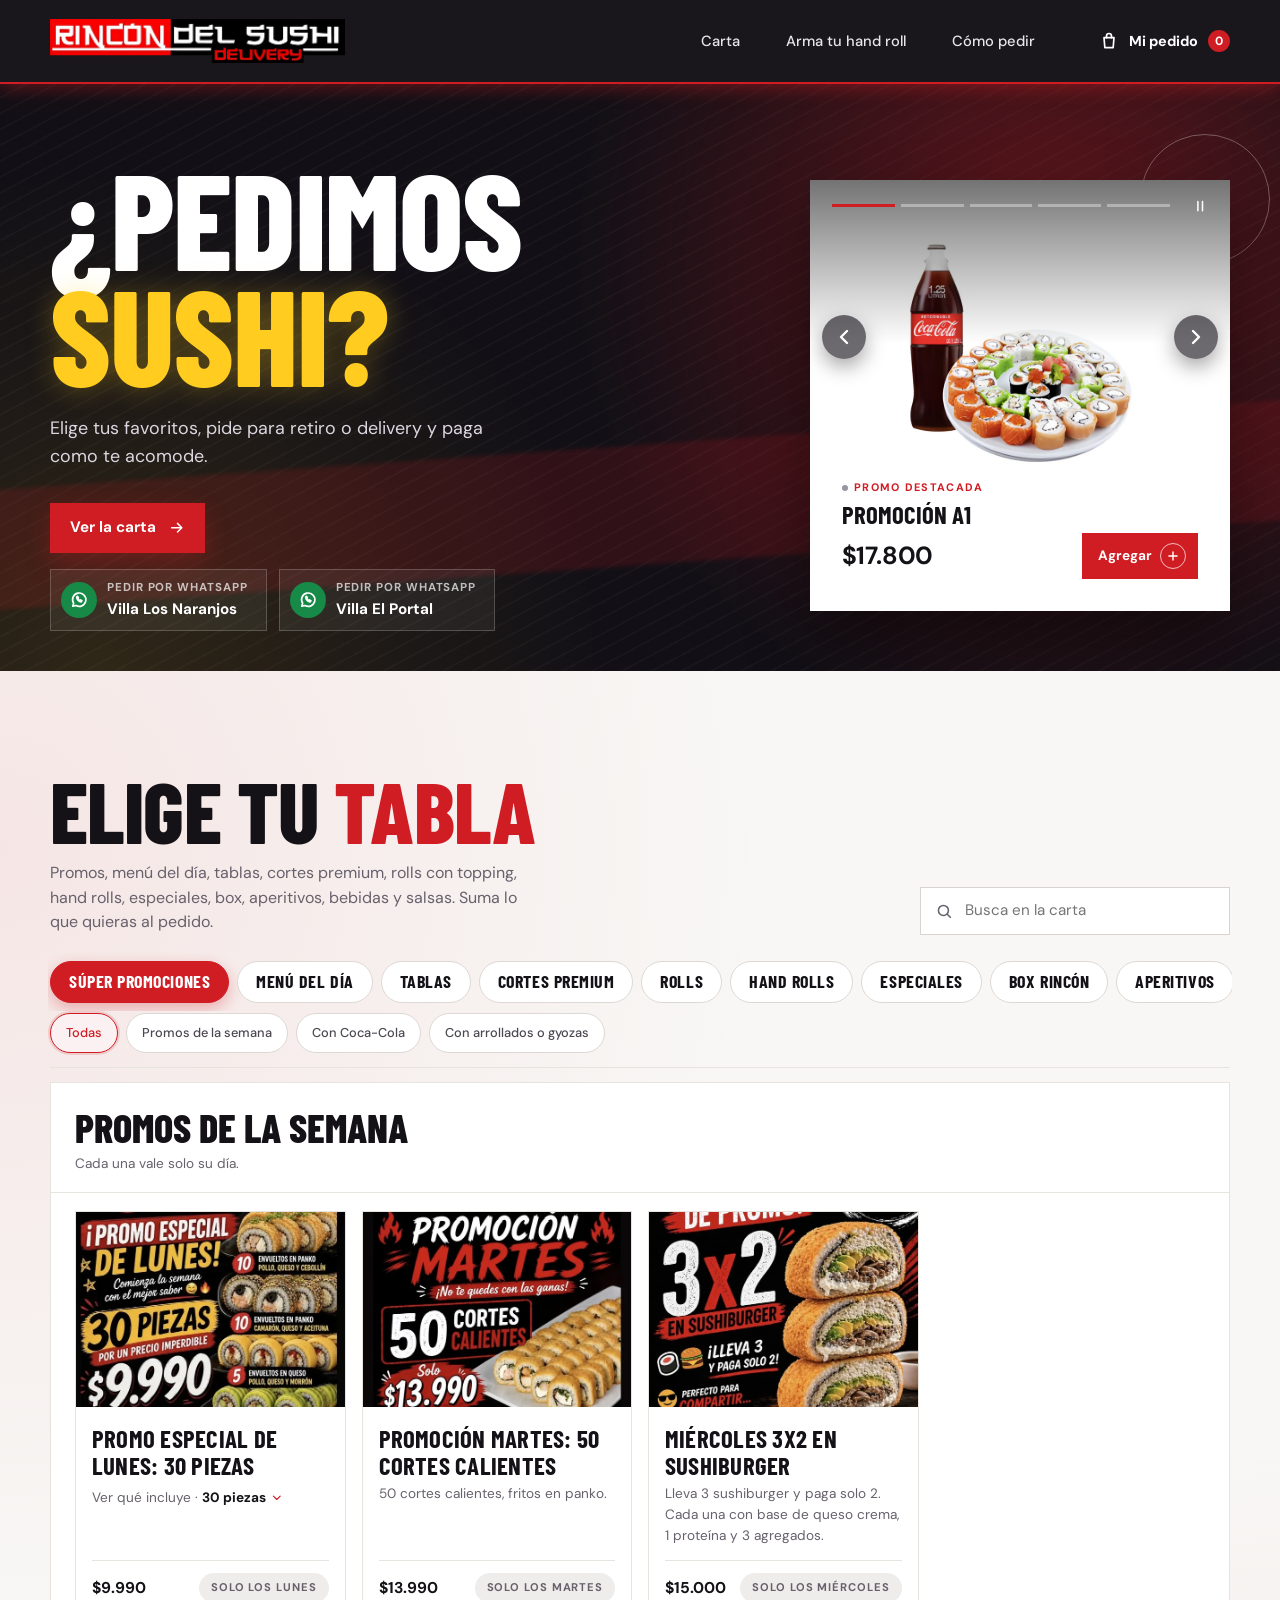
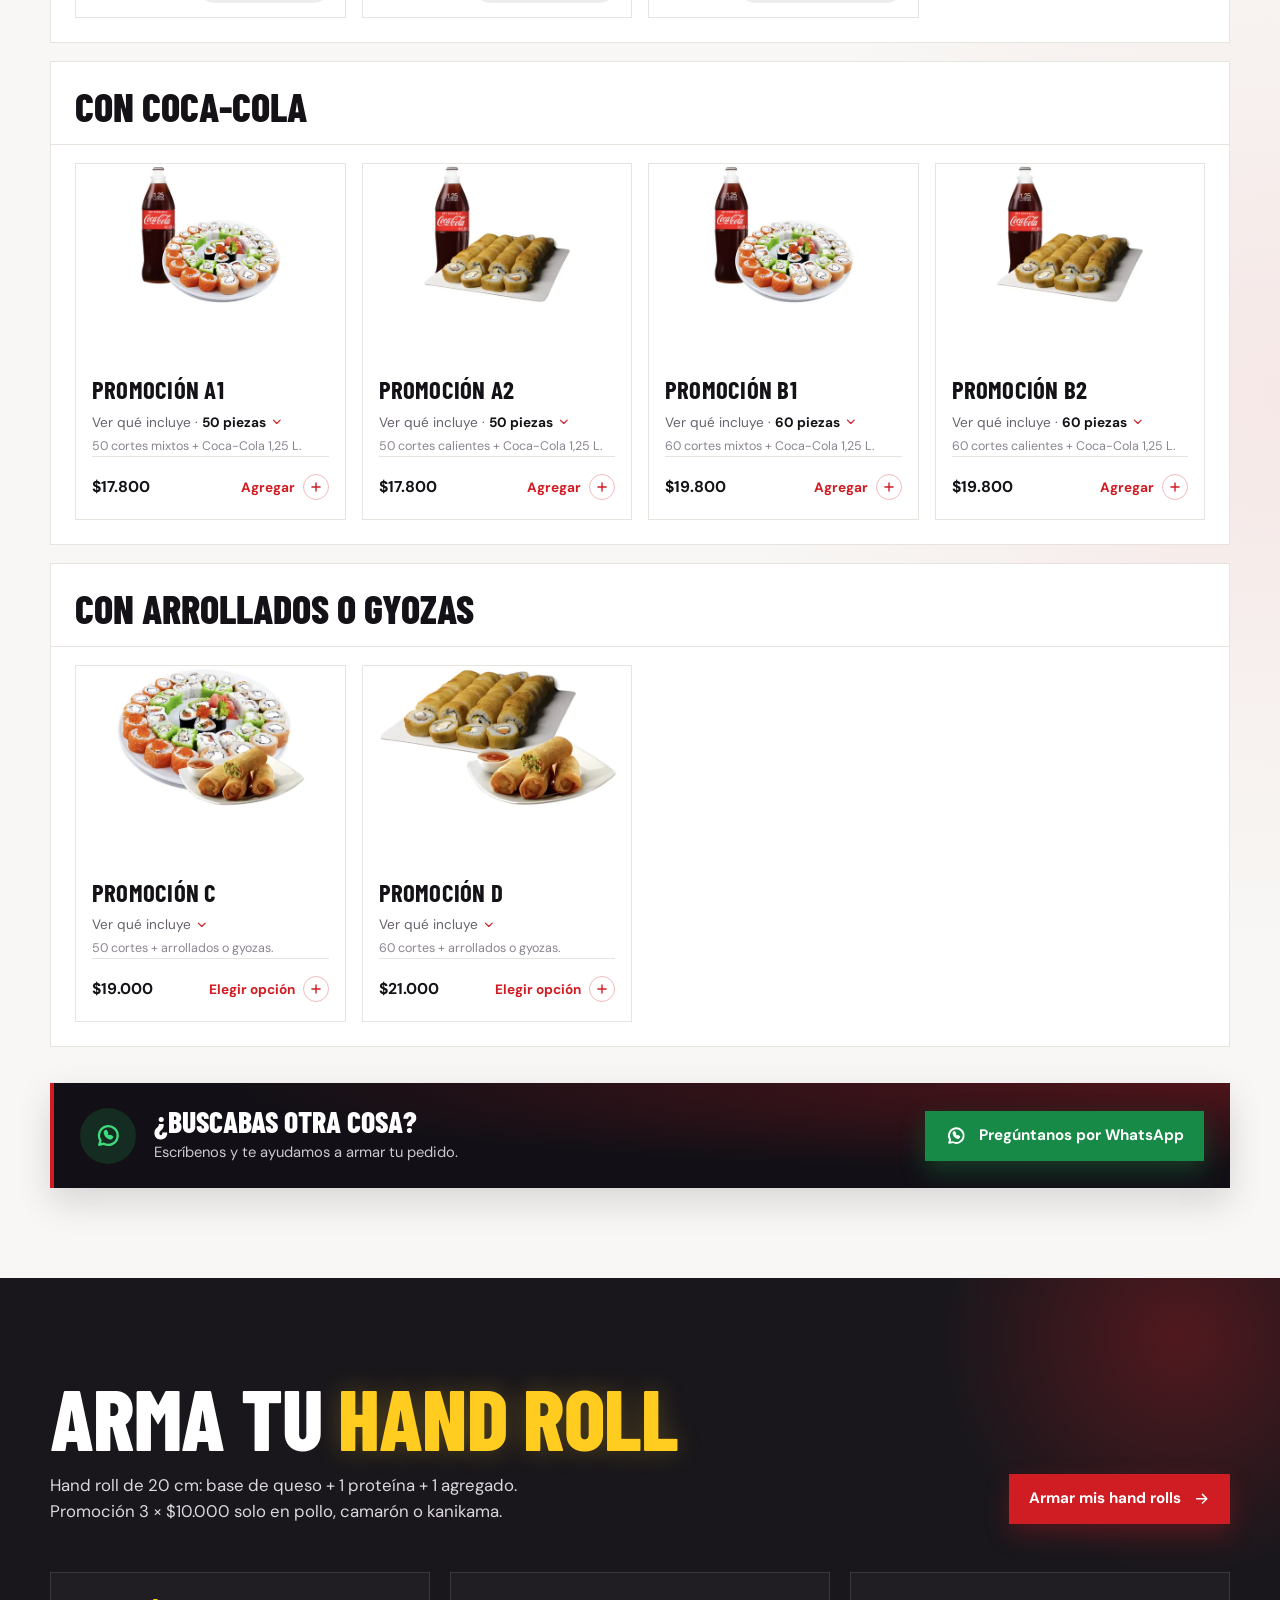
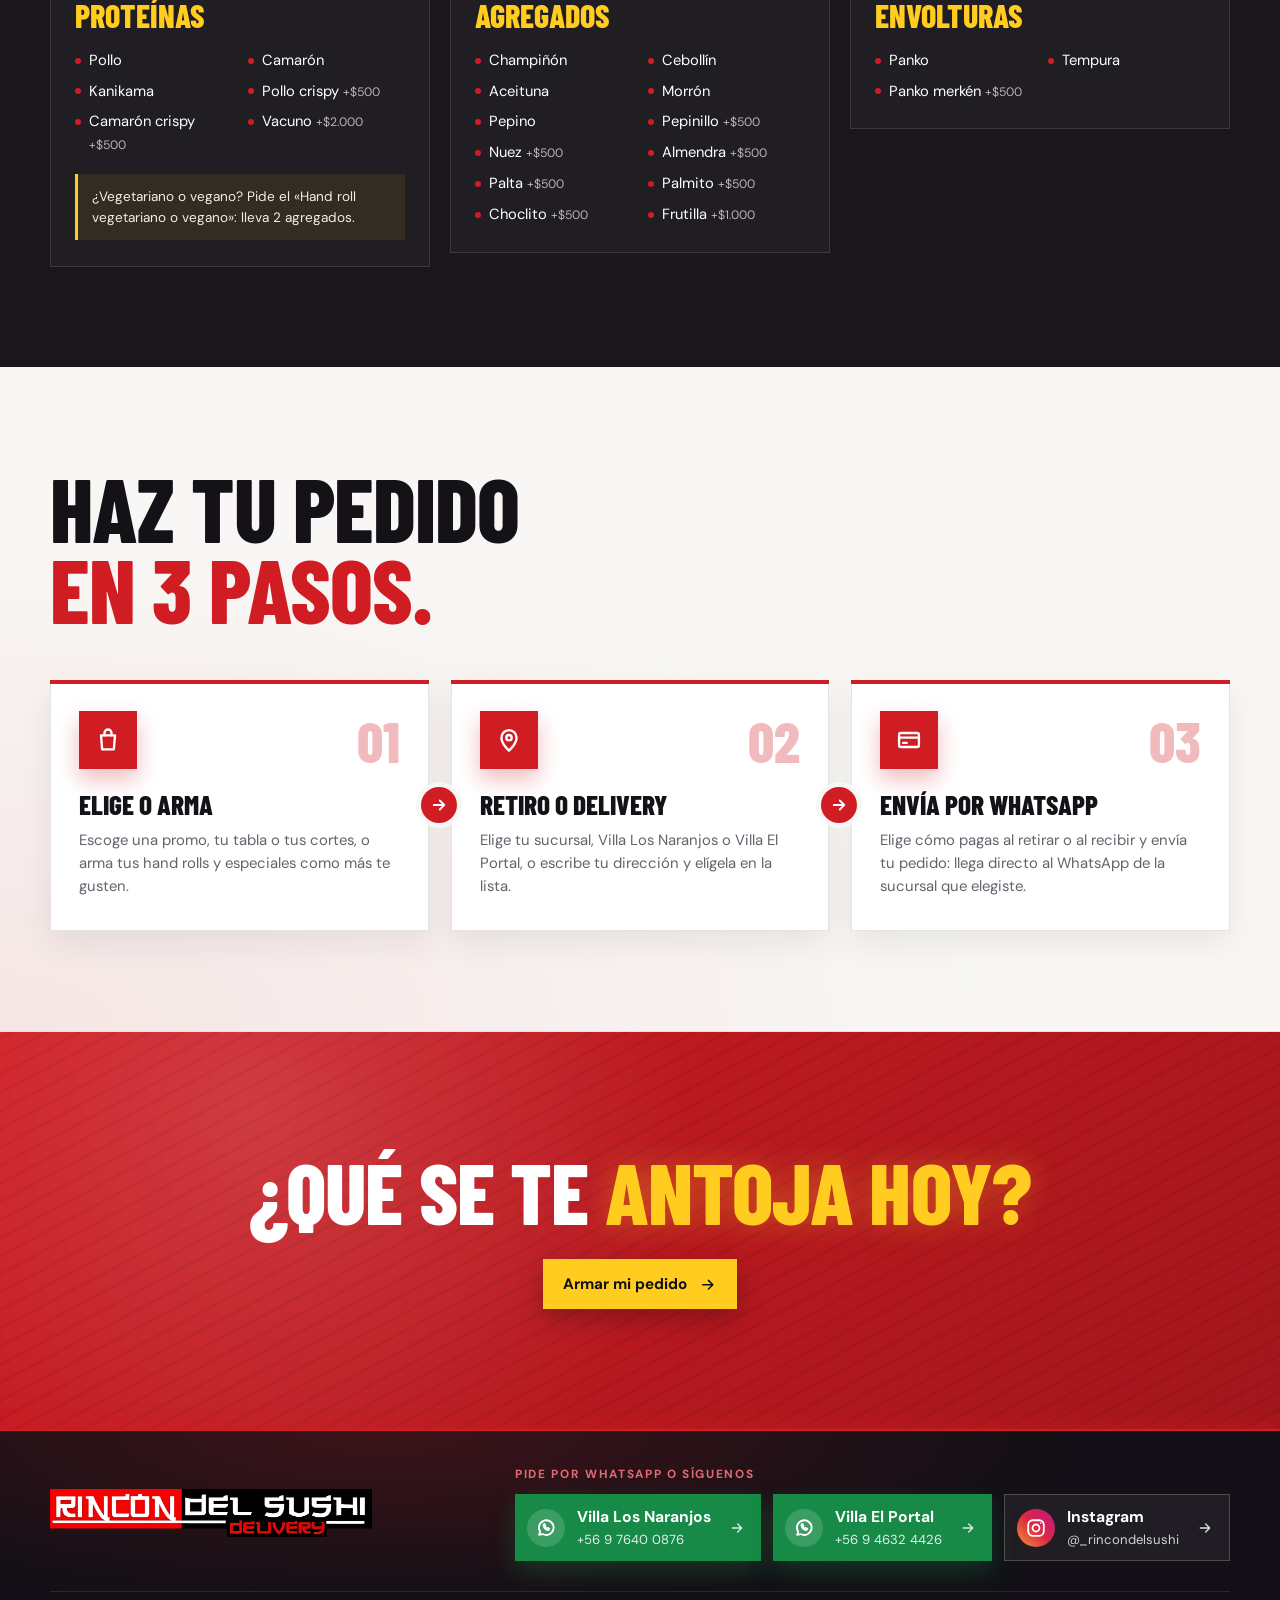
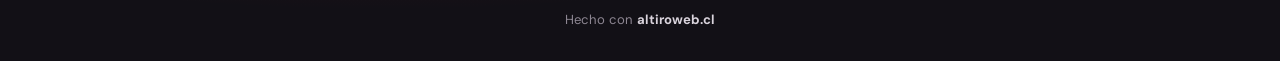
<file: index.html>
<!doctype html>
<html lang="es-CL">
<head>
<meta charset="utf-8">
<meta name="viewport" content="width=device-width, initial-scale=1, interactive-widget=resizes-content">
<title>El Rincón del Sushi | Tablas de sushi por WhatsApp</title>
<meta name="description" content="El Rincón del Sushi, sucursales Villa Los Naranjos y Villa El Portal: súper promociones, tablas, cortes premium, rolls con topping, hand rolls y más. Arma tu pedido y envíalo por WhatsApp.">
<meta name="theme-color" content="#121014">
<meta property="og:type" content="website">
<meta property="og:title" content="El Rincón del Sushi">
<meta property="og:description" content="Tablas de sushi mixtas y calientes. Pide por WhatsApp.">
<link rel="icon" href="favicon.ico" sizes="any">
<link rel="icon" type="image/png" sizes="192x192" href="img/icono-192.png">
<link rel="apple-touch-icon" href="img/icono-180.png">
<link rel="preconnect" href="https://fonts.googleapis.com">
<link rel="preconnect" href="https://fonts.gstatic.com" crossorigin>
<link rel="stylesheet" href="https://fonts.googleapis.com/css2?family=Barlow+Condensed:wght@700;800&family=DM+Sans:opsz,wght@9..40,400;9..40,500;9..40,600;9..40,700&display=swap">
<link rel="stylesheet" href="css/estilos.css">
<!-- Productos, precios, colores, horario y datos del local: se editan en carta.js -->
<script src="carta.js"></script>
<script src="js/tema.js"></script>
<script src="js/app.js" defer></script>
</head>
<body>
<a class="saltar" href="#carta">Saltar a la carta</a>

<header class="cabecera">
  <div class="contenedor cabecera-fila">
    <a class="marca" href="#inicio" aria-label="El Rincón del Sushi, ir al inicio">
      <img class="marca-logo marca-logo--ancho" src="img/logo-rincon.webp" width="1200" height="179" alt="El Rincón del Sushi">
    </a>
    <nav class="menu" aria-label="Secciones">
      <a href="#carta">Carta</a>
      <a href="#cupones" hidden>Cupones</a>
      <a href="#arma">Arma tu hand roll</a>
      <a href="#como-pedir">Cómo pedir</a>
      <a href="#ubicacion" data-si="direccion">Ubicación</a>
    </nav>
    <button class="boton-pedido" type="button" data-abrir-pedido aria-label="Mi pedido, 0 productos">
      <svg class="icono" viewBox="0 0 24 24" aria-hidden="true"><path d="M6 8h12l-1 12H7L6 8Z"/><path d="M9 8V6a3 3 0 0 1 6 0v2"/></svg>
      <span class="boton-pedido-texto">Mi pedido</span>
      <span class="contador" data-contador>0</span>
    </button>
  </div>
</header>

<main id="contenido">

  <section class="portada" id="inicio">
    <div class="portada-fondo" aria-hidden="true"></div>
    <div class="contenedor portada-grilla">
      <div class="portada-texto">
        <p class="estado" data-estado hidden></p>
        <h1 class="portada-titulo"><span data-texto="portada.titulo">¿Pedimos</span> <span class="brillo brillo--vivo" data-texto="portada.destacado">sushi?</span></h1>
        <p class="portada-bajada" data-texto="portada.bajada">Elige tus favoritos, pide para retiro o delivery y paga como te acomode.</p>
        <div class="portada-acciones">
          <a class="boton" href="#carta">Ver la carta <svg class="icono" viewBox="0 0 24 24" aria-hidden="true"><path d="M5 12h14M13 6l6 6-6 6"/></svg></a>
          <div class="portada-wsp" data-portada-wsp>
            <a class="wsp-sucursal wsp-sucursal--portada" data-wsp href="https://wa.me/56946324426" target="_blank" rel="noopener"><svg class="icono" viewBox="0 0 24 24" aria-hidden="true"><path d="M4.5 19.5 5.6 16A8 8 0 1 1 8.4 18.6Z"/><path d="M9.2 8.6c.3 2.7 2.4 5 5.2 5.6l1.2-1.3-1.8-1-1 .7c-.9-.5-1.7-1.3-2.2-2.2l.7-1-1-1.8Z"/></svg><span><small>Pedir por</small><b>WhatsApp</b></span></a>
          </div>
        </div>
        <p class="portada-nota" data-si="horario" data-dato="nota-horario" hidden></p>
      </div>
      <div class="destacados" data-destacados></div>
    </div>
  </section>

  <section class="carta" id="carta" aria-labelledby="carta-titulo">
    <div class="contenedor">
      <div class="carta-cabeza">
        <div>
          <h2 class="titulo-grande" id="carta-titulo"><span data-texto="carta.titulo">Elige tu</span> <span class="acento" data-texto="carta.destacado">tabla</span></h2>
          <p class="carta-bajada" data-texto="carta.bajada">Promos, menú del día, tablas, cortes premium, rolls con topping, hand rolls, especiales, box, aperitivos, bebidas y salsas. Suma lo que quieras al pedido.</p>
        </div>
        <label class="buscador">
          <svg class="icono" viewBox="0 0 24 24" aria-hidden="true"><circle cx="11" cy="11" r="6.5"/><path d="m16 16 4 4"/></svg>
          <span class="oculto">Buscar en la carta</span>
          <input type="search" data-buscar placeholder="Busca en la carta" autocomplete="off" enterkeyhint="search">
        </label>
      </div>
    </div>
    <nav class="secciones" aria-label="Secciones de la carta">
      <div class="contenedor"><div class="pildoras pildoras--grandes" data-secciones></div></div>
    </nav>
    <div class="contenedor">
      <div class="pildoras pildoras--chicas" data-categorias></div>
      <div class="carta-lista" data-lista aria-live="polite">
        <p class="sin-js">Cargando la carta…</p>
      </div>
      <div class="carta-otra">
        <span class="carta-otra-ico"><svg class="icono" viewBox="0 0 24 24" aria-hidden="true"><path d="M4.5 19.5 5.6 16A8 8 0 1 1 8.4 18.6Z"/><path d="M9.2 8.6c.3 2.7 2.4 5 5.2 5.6l1.2-1.3-1.8-1-1 .7c-.9-.5-1.7-1.3-2.2-2.2l.7-1-1-1.8Z"/></svg></span>
        <div class="carta-otra-texto"><b>¿Buscabas otra cosa?</b><span>Escríbenos y te ayudamos a armar tu pedido.</span></div>
        <a class="boton boton--wsp" data-wsp href="https://wa.me/56946324426" target="_blank" rel="noopener"><svg class="icono" viewBox="0 0 24 24" aria-hidden="true"><path d="M4.5 19.5 5.6 16A8 8 0 1 1 8.4 18.6Z"/><path d="M9.2 8.6c.3 2.7 2.4 5 5.2 5.6l1.2-1.3-1.8-1-1 .7c-.9-.5-1.7-1.3-2.2-2.2l.7-1-1-1.8Z"/></svg> Pregúntanos por WhatsApp</a>
      </div>
    </div>
  </section>

  <section class="cupones" id="cupones" aria-labelledby="cupones-titulo" hidden>
    <div class="contenedor">
      <div class="cupones-cabeza">
        <h2 class="titulo-grande" id="cupones-titulo"><span data-texto="cupones.titulo">Cupones</span> <span class="acento" data-texto="cupones.destacado">de la semana</span></h2>
        <p class="cupones-bajada" data-texto="cupones.bajada">Toca «Usar cupón» y el descuento se aplica solo en tu pedido. Un cupón por pedido.</p>
      </div>
      <ul class="cupones-lista" data-cupones></ul>
    </div>
  </section>

  <section class="arma" id="arma" aria-labelledby="arma-titulo">
    <div class="contenedor">
      <div class="arma-cabeza">
        <div>
          <h2 class="titulo-grande titulo-grande--claro" id="arma-titulo"><span data-texto="arma.titulo">Arma tu</span> <span class="brillo" data-texto="arma.destacado">hand roll</span></h2>
          <p class="arma-bajada" data-armado-ayuda></p>
        </div>
        <a class="boton" href="#carta" data-armado-ir>Armar mis hand rolls <svg class="icono" viewBox="0 0 24 24" aria-hidden="true"><path d="M5 12h14M13 6l6 6-6 6"/></svg></a>
      </div>
      <div class="arma-grilla" data-armado-info></div>
    </div>
  </section>

  <section class="pasos" id="como-pedir" aria-labelledby="pasos-titulo">
    <div class="contenedor pasos-grilla">
      <div class="pasos-cabeza">
        <h2 class="titulo-grande" id="pasos-titulo"><span data-texto="pasos.titulo">Haz tu pedido</span> <span class="acento" data-texto="pasos.destacado">en 3 pasos.</span></h2>
      </div>
      <ol class="pasos-lista">
        <li>
          <div class="pasos-cab"><span class="pasos-ico"><svg class="icono" viewBox="0 0 24 24" aria-hidden="true"><path d="M6 8h12l-1 12H7L6 8Z"/><path d="M9 8V6a3 3 0 0 1 6 0v2"/></svg></span><span class="pasos-num">01</span></div>
          <h3 data-texto="pasos.lista.0.titulo">Elige o arma</h3><p data-texto="pasos.lista.0.texto">Escoge una promo, tu tabla o tus cortes, o arma tus hand rolls y especiales como más te gusten.</p>
        </li>
        <li>
          <div class="pasos-cab"><span class="pasos-ico"><svg class="icono" viewBox="0 0 24 24" aria-hidden="true"><path d="M12 21s-6.5-5.6-6.5-11a6.5 6.5 0 0 1 13 0c0 5.4-6.5 11-6.5 11Z"/><circle cx="12" cy="10" r="2.3"/></svg></span><span class="pasos-num">02</span></div>
          <h3 data-texto="pasos.lista.1.titulo">Retiro o delivery</h3><p data-texto="pasos.lista.1.texto">Elige tu sucursal, Villa Los Naranjos o Villa El Portal, o escribe tu dirección y elígela en la lista.</p>
        </li>
        <li>
          <div class="pasos-cab"><span class="pasos-ico"><svg class="icono" viewBox="0 0 24 24" aria-hidden="true"><rect x="3.5" y="6" width="17" height="12" rx="1.5"/><path d="M3.5 10h17M7 14.5h3"/></svg></span><span class="pasos-num">03</span></div>
          <h3 data-texto="pasos.lista.2.titulo">Envía por WhatsApp</h3><p data-texto="pasos.lista.2.texto">Elige cómo pagas al retirar o al recibir y envía tu pedido: llega directo al WhatsApp de la sucursal que elegiste.</p>
        </li>
      </ol>
    </div>
  </section>

  <section class="ubicacion" id="ubicacion" aria-labelledby="ubicacion-titulo" data-si="direccion" hidden>
    <div class="contenedor ubicacion-grilla">
      <div>
        <h2 class="titulo-grande" id="ubicacion-titulo"><span data-texto="ubicacion.titulo">Te esperamos</span> <span class="acento">en <span data-dato="sector"></span>.</span></h2>
        <ul class="datos-local">
          <li>
            <svg class="icono icono--acento" viewBox="0 0 24 24" aria-hidden="true"><path d="M12 21s-6.5-5.6-6.5-11a6.5 6.5 0 0 1 13 0c0 5.4-6.5 11-6.5 11Z"/><circle cx="12" cy="10" r="2.3"/></svg>
            <div><b data-dato="direccion"></b><span><span data-dato="sector-ciudad"></span><span data-si="region">, <span data-dato="region"></span></span></span></div>
          </li>
          <li data-si="horario">
            <svg class="icono icono--acento icono--circulo" viewBox="0 0 24 24" aria-hidden="true"><circle cx="12" cy="12" r="7.5"/><path d="M12 8v4l2.5 2"/></svg>
            <div data-horario-largo></div>
          </li>
        </ul>
        <p class="nota-chica" data-si="horario" data-dato="nota-horario"></p>
        <a class="boton boton--oscuro" data-mapa data-si="mapa" href="#" target="_blank" rel="noopener">Abrir en Google Maps <svg class="icono" viewBox="0 0 24 24" aria-hidden="true"><path d="M5 12h14M13 6l6 6-6 6"/></svg></a>
      </div>
      <figure class="mapa">
        <div class="mapa-marco">
          <a class="mapa-enlace" data-mapa href="#" target="_blank" rel="noopener">
            <svg class="icono" viewBox="0 0 24 24" aria-hidden="true"><path d="M12 21s-6.5-5.6-6.5-11a6.5 6.5 0 0 1 13 0c0 5.4-6.5 11-6.5 11Z"/><circle cx="12" cy="10" r="2.3"/></svg>
            <b>Ver en Google Maps</b>
            <span data-dato="direccion-ciudad"></span>
          </a>
          <iframe data-mapa-embed title="Mapa del local" loading="lazy" referrerpolicy="no-referrer-when-downgrade"></iframe>
        </div>
        <figcaption>
          <svg class="icono icono--acento" viewBox="0 0 24 24" aria-hidden="true"><path d="M12 21s-6.5-5.6-6.5-11a6.5 6.5 0 0 1 13 0c0 5.4-6.5 11-6.5 11Z"/><circle cx="12" cy="10" r="2.3"/></svg>
          <span><b data-dato="nombre">El Rincón del Sushi</b><small data-dato="direccion-ciudad"></small></span>
        </figcaption>
      </figure>
    </div>
  </section>

  <section class="antojo" aria-labelledby="antojo-titulo">
    <div class="antojo-fondo" aria-hidden="true"></div>
    <div class="contenedor antojo-centro">
      <h2 class="titulo-grande titulo-grande--claro" id="antojo-titulo"><span data-texto="antojo.titulo">¿Qué se te</span> <span class="brillo brillo--vivo" data-texto="antojo.destacado">antoja hoy?</span></h2>
      <a class="boton boton--claro" href="#carta">Armar mi pedido <svg class="icono" viewBox="0 0 24 24" aria-hidden="true"><path d="M5 12h14M13 6l6 6-6 6"/></svg></a>
    </div>
  </section>

</main>

<footer class="pie">
  <div class="contenedor">
    <div class="pie-fila">
      <div class="pie-marca">
        <img class="marca-logo marca-logo--ancho" src="img/logo-rincon.webp" width="1200" height="179" alt="El Rincón del Sushi">
      </div>
      <div class="pie-wsp">
        <span class="pie-wsp-titulo">Pide por WhatsApp o síguenos</span>
        <div class="pie-wsp-fila">
        <div class="pie-wsp-botones" data-pie-wsp>
          <a class="wsp-sucursal" data-wsp href="https://wa.me/56946324426" target="_blank" rel="noopener"><svg class="icono" viewBox="0 0 24 24" aria-hidden="true"><path d="M4.5 19.5 5.6 16A8 8 0 1 1 8.4 18.6Z"/><path d="M9.2 8.6c.3 2.7 2.4 5 5.2 5.6l1.2-1.3-1.8-1-1 .7c-.9-.5-1.7-1.3-2.2-2.2l.7-1-1-1.8Z"/></svg><span><b>WhatsApp</b></span><svg class="icono" viewBox="0 0 24 24" aria-hidden="true"><path d="M5 12h14M13 6l6 6-6 6"/></svg></a>
        </div>
        <a class="ig-boton" data-instagram data-si="instagram" hidden href="#" target="_blank" rel="noopener"><svg class="icono" viewBox="0 0 24 24" aria-hidden="true"><rect x="3.5" y="3.5" width="17" height="17" rx="5"/><circle cx="12" cy="12" r="3.8"/><circle cx="17.2" cy="6.8" r=".9" fill="currentColor" stroke="none"/></svg><span><b>Instagram</b><small data-dato="instagram">@_rincondelsushi</small></span><svg class="icono" viewBox="0 0 24 24" aria-hidden="true"><path d="M5 12h14M13 6l6 6-6 6"/></svg></a>
        </div>
      </div>
      <nav class="pie-enlaces" aria-label="Redes" data-si="facebook" hidden>
        <a data-facebook data-si="facebook" hidden href="#" target="_blank" rel="noopener">Facebook <svg class="icono" viewBox="0 0 24 24" aria-hidden="true"><path d="M5 12h14M13 6l6 6-6 6"/></svg></a>
      </nav>
    </div>
    <p class="pie-firma">Hecho con <a href="https://altiroweb.cl" target="_blank" rel="noopener">altiroweb.cl</a></p>
  </div>
</footer>

<button class="barra-pedido" type="button" data-abrir-pedido data-barra hidden>
  <span class="barra-cuenta" data-contador>0</span>
  <span>Ver mi pedido</span>
  <b data-barra-total>$0</b>
</button>

<div class="aviso-agregado" data-aviso role="status" aria-live="polite"></div>

<dialog class="ficha" data-ficha aria-labelledby="ficha-titulo">
  <div class="ficha-caja">
    <button class="cerrar" type="button" data-cerrar aria-label="Cerrar">
      <svg class="icono" viewBox="0 0 24 24" aria-hidden="true"><path d="M6 6l12 12M18 6 6 18"/></svg>
    </button>
    <div class="ficha-cuerpo" data-ficha-cuerpo></div>
    <div class="ficha-pie">
      <button class="boton boton--grande" type="button" data-confirmar></button>
      <p class="nota-chica">Precio referencial. Te confirmamos disponibilidad y detalles por WhatsApp.</p>
    </div>
  </div>
</dialog>

<dialog class="pedido" data-pedido aria-labelledby="pedido-titulo">
  <div class="pedido-caja">
    <header class="pedido-cab">
      <h2 id="pedido-titulo">Mi pedido <span class="pedido-cuenta" data-pedido-cuenta></span></h2>
      <button class="cerrar" type="button" data-cerrar aria-label="Cerrar pedido">
        <svg class="icono" viewBox="0 0 24 24" aria-hidden="true"><path d="M6 6l12 12M18 6 6 18"/></svg>
      </button>
    </header>
    <div class="pedido-cuerpo" data-pedido-cuerpo></div>
    <div class="pedido-pie" data-pedido-pie></div>
  </div>
</dialog>
</body>
</html>
</file>
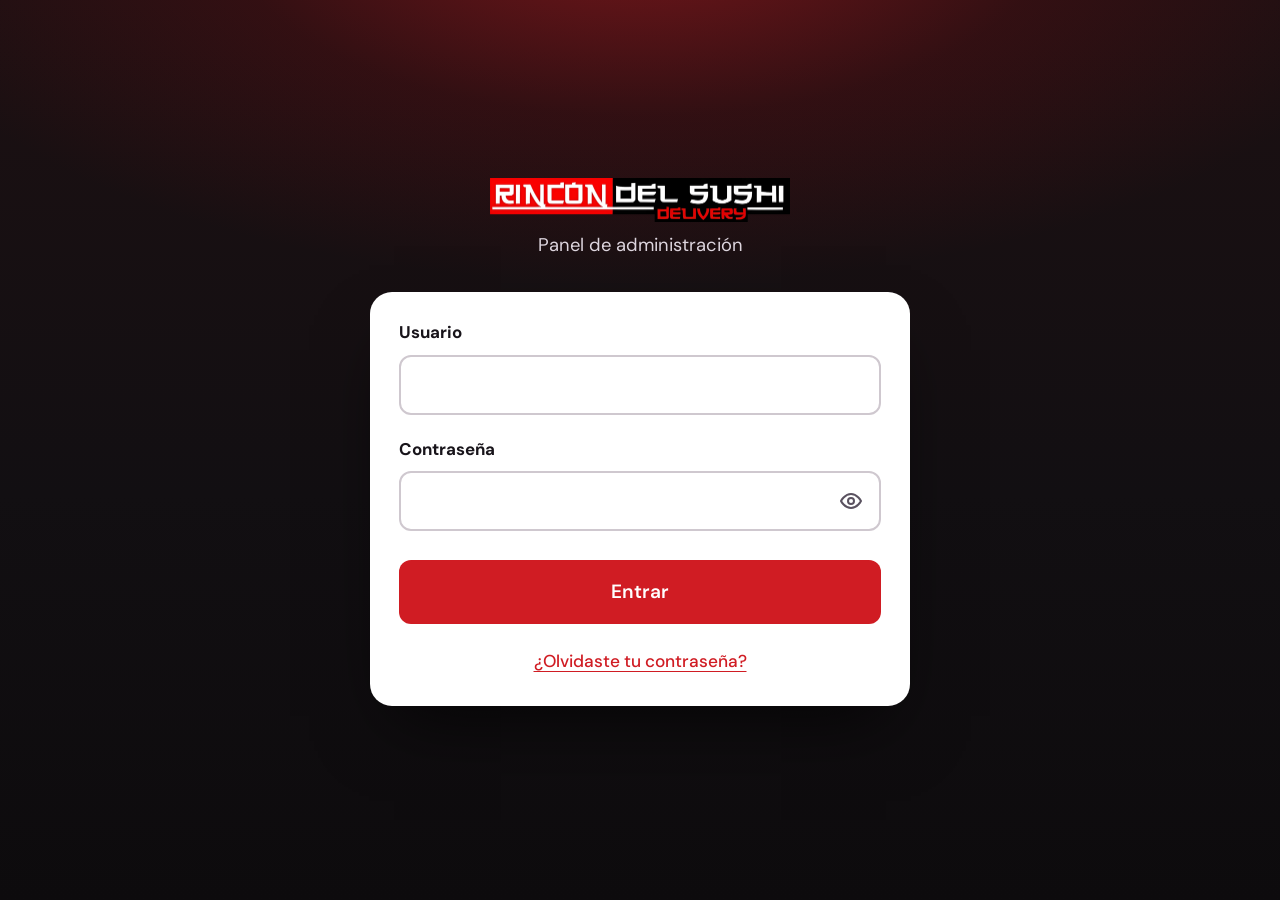
<file: admin.html>
<!doctype html>
<html lang="es-CL">
<head>
<meta charset="utf-8">
<meta name="viewport" content="width=device-width, initial-scale=1, viewport-fit=cover">
<meta name="robots" content="noindex, nofollow">
<meta name="theme-color" content="#121014">
<meta name="color-scheme" content="dark">
<title>Panel de El Rincón del Sushi</title>
<link rel="icon" href="favicon.ico" sizes="any">
<link rel="preconnect" href="https://fonts.googleapis.com">
<link rel="preconnect" href="https://fonts.gstatic.com" crossorigin>
<link href="https://fonts.googleapis.com/css2?family=Barlow+Condensed:wght@700;800&family=DM+Sans:opsz,wght@9..40,400;9..40,500;9..40,600;9..40,700&display=swap" rel="stylesheet">
<style>
:root{
  color-scheme:dark;
  --bg:#121014;
  --bg-deep:#0a090b;
  --card:#1d1a20;
  --card-2:#171519;
  --field:#0e0d10;
  --line:rgba(255,255,255,.1);
  --line-2:rgba(255,255,255,.18);
  --text:#f1edf2;
  --muted:#b3acb7;
  --red:#d01c23;
  --red-hi:#e3242b;
  --red-soft:#ff8a84;
  --yellow:#ffcc1f;
  --danger:#ff8a7a;
  --ok:#3ccf72;
  --top:64px;
  --drawer-w:480px;
  --display:"Barlow Condensed","Arial Narrow",system-ui,sans-serif;
  --body:"DM Sans",system-ui,-apple-system,"Segoe UI",sans-serif;
}
*,*::before,*::after{box-sizing:border-box}
html{background:var(--bg);-webkit-text-size-adjust:100%}
body{margin:0;font-family:var(--body);font-size:1rem;line-height:1.5;color:var(--text);background:var(--bg);-webkit-font-smoothing:antialiased}
button,input,textarea,select{font:inherit;color:inherit}
:focus-visible{outline:3px solid var(--yellow);outline-offset:2px}
[hidden]{display:none!important}
.vh{position:absolute;width:1px;height:1px;opacity:0;overflow:hidden;pointer-events:none}
a{color:var(--red-soft)}

/* Botones */
.btn{display:inline-flex;align-items:center;justify-content:center;gap:.5rem;min-height:44px;padding:.6rem 1.05rem;border-radius:999px;border:1.5px solid var(--line-2);
  background:transparent;font-weight:700;cursor:pointer;text-decoration:none;color:var(--text);white-space:nowrap;-webkit-tap-highlight-color:transparent}
.btn:hover{border-color:rgba(255,255,255,.4)}
.btn:disabled{opacity:.55;cursor:default}
.btn.primary{background:var(--red);border-color:var(--red);color:#fff}
.btn.primary:hover{background:var(--red-hi);border-color:var(--red-hi)}
.btn.small{min-height:38px;padding:.4rem .85rem;font-size:.92rem}
.btn[aria-pressed="true"]{background:rgba(255,204,31,.12);border-color:var(--yellow);color:#fff}
.btn svg{width:18px;height:18px;flex:none;fill:none;stroke:currentColor;stroke-width:2.2;stroke-linecap:round;stroke-linejoin:round}

/* ============ Ingreso ============ */
.login{min-height:100vh;min-height:100dvh;display:grid;place-items:center;padding:3rem 1rem 4rem;
  background:
    radial-gradient(85% 55% at 50% -8%,rgba(208,28,35,.5) 0%,rgba(120,14,20,.25) 38%,transparent 72%),
    linear-gradient(180deg,#1c1012 0%,#120f12 55%,#0d0b0d 100%)}
.login-box{width:min(540px,100%);text-align:center}
.login-logo{display:block;width:min(300px,80%);height:auto;margin:0 auto .6rem}
.login-sub{margin:.2rem 0 2rem;color:#ddd5de;font-size:1.15rem}
.login-card{text-align:left;padding:1.8rem 1.8rem 1.9rem;border-radius:22px;background:#fff;color:#18141a;box-shadow:0 34px 70px -24px rgba(0,0,0,.7)}
.login-card :focus-visible{outline-color:var(--red)}
.lf{display:block;margin:0 0 .55rem;font-weight:700;font-size:1.06rem}
.lin{display:block;width:100%;height:60px;padding:0 1rem;border-radius:12px;border:2px solid #cfc8cf;background:#fff;color:#18141a;font-size:17px;transition:border-color .15s,box-shadow .15s}
.lin:focus{outline:none;border-color:var(--red);box-shadow:0 0 0 4px rgba(208,28,35,.18)}
.pass{position:relative;margin-top:.55rem}
.pass .lin{padding-right:3.75rem}
.eye{position:absolute;top:50%;right:6px;display:grid;place-items:center;width:48px;height:48px;transform:translateY(-50%);border:0;border-radius:10px;background:none;color:#5a5260;cursor:pointer}
.eye:hover{background:#f3eef3}
.eye svg{width:24px;height:24px;fill:none;stroke:currentColor;stroke-width:2;stroke-linecap:round;stroke-linejoin:round}
.lgap{height:1.4rem}
.lbtn{display:block;width:100%;height:64px;margin-top:1.8rem;border:0;border-radius:12px;background:var(--red);color:#fff;font:600 1.2rem/1 var(--body);cursor:pointer;transition:background-color .15s,transform .1s}
.lbtn:hover{background:var(--red-hi)}
.lbtn:active{transform:translateY(1px)}
.lbtn:disabled{opacity:.7;cursor:default}
.login .msg{margin:1rem 0 0;color:#b3261e;font-weight:600;text-align:center}
.login .msg:empty{display:none}
.forgot{display:block;margin:1.35rem auto 0;padding:.25rem;border:0;background:none;color:var(--red);font:500 1.08rem/1.3 var(--body);text-decoration:underline;text-underline-offset:4px;cursor:pointer}
.forgot-help{margin:1rem 0 0;padding:1rem 1.1rem;border-radius:12px;background:#fbf0f0;color:#3d2f33;font-size:.96rem;line-height:1.55}
.forgot-help b{color:#18141a}
@media (max-width:480px){
  .login{padding-top:2rem}
  .login-card{padding:1.4rem 1.25rem 1.5rem;border-radius:18px}
}

/* ============ Editor ============ */
.studio{position:fixed;inset:0;display:grid;grid-template-columns:auto auto minmax(0,1fr) auto;grid-template-rows:var(--top) auto minmax(0,1fr);
  grid-template-areas:"brand mid actions side" "hint hint hint hint" "stage stage stage stage";background:var(--bg)}
.tb-brand{grid-area:brand;display:flex;align-items:center;gap:.7rem;padding:0 1rem}
.tb-brand img{height:28px;width:auto;flex:none}
.tb-brand small{display:block;color:var(--muted);font-size:.84rem;white-space:nowrap}
.tb-mid{grid-area:mid;display:flex;align-items:center;padding-left:.75rem}
.seg{display:inline-flex;padding:3px;border-radius:999px;border:1px solid var(--line);background:var(--card-2)}
.seg button{display:inline-flex;align-items:center;gap:.4rem;min-height:36px;padding:.3rem .8rem;border:0;border-radius:999px;background:none;color:var(--muted);font-weight:600;font-size:.88rem;cursor:pointer}
.seg button[aria-pressed="true"]{background:var(--red);color:#fff}
.seg svg{width:17px;height:17px;fill:none;stroke:currentColor;stroke-width:2;stroke-linecap:round;stroke-linejoin:round}
.tb-actions{grid-area:actions;display:flex;align-items:center;justify-content:flex-end;gap:.5rem;min-width:0;padding:0 .5rem 0 1rem}
.tb-actions .btn{flex:none}
.tb-side{grid-area:side;display:flex;align-items:center;gap:.4rem;padding:0 1rem 0 .25rem}
.status{display:flex;flex:0 1 auto;align-items:center;gap:.5rem;margin-right:.35rem;font-size:.9rem;color:var(--muted);min-width:0}
.status i{width:9px;height:9px;border-radius:50%;background:var(--muted);flex:none}
.status.dirty i{background:var(--yellow);box-shadow:0 0 8px rgba(255,204,31,.7)}
.status.ok i{background:var(--ok)}
.status span{overflow:hidden;text-overflow:ellipsis;white-space:nowrap}

.hint{grid-area:hint;display:flex;align-items:center;gap:.8rem;padding:.6rem 1rem;background:#2a1416;border-block:1px solid rgba(255,138,132,.25);font-size:.94rem;color:#f3e3e4}
.hint > svg{width:22px;height:22px;flex:none;fill:none;stroke:var(--yellow);stroke-width:2;stroke-linecap:round;stroke-linejoin:round}
.hint p{flex:1;margin:0}
.hint b{color:#fff}
.hint mark{padding:.05rem .45rem;border-radius:999px;background:var(--yellow);color:#1b1405;font-weight:700;white-space:nowrap}

.stage{grid-area:stage;position:relative;display:flex;justify-content:center;min-height:0;background:var(--bg-deep);transition:padding-right .28s cubic-bezier(.2,.8,.2,1)}
.frame-wrap{position:relative;width:100%;height:100%;transition:width .3s,padding .3s}
.frame-wrap iframe{display:block;width:100%;height:100%;border:0;background:var(--bg)}
.studio.phone .frame-wrap{width:min(402px,100%);padding:18px 0}
.studio.phone .frame-wrap iframe{border-radius:30px;border:8px solid #2a252d;box-shadow:0 30px 60px -20px rgba(0,0,0,.8)}
.loading{position:absolute;inset:0;display:grid;place-items:center;color:var(--muted);font-weight:600;pointer-events:none}

/* Panel lateral con todas las opciones */
.drawer{position:fixed;z-index:30;top:var(--top);right:0;bottom:0;display:flex;flex-direction:column;width:min(var(--drawer-w),100%);background:var(--bg);
  border-left:1px solid var(--line-2);box-shadow:-24px 0 48px -24px rgba(0,0,0,.7);transform:translateX(102%);visibility:hidden;
  transition:transform .28s cubic-bezier(.2,.8,.2,1),visibility 0s .28s}
.drawer.open{transform:none;visibility:visible;transition:transform .28s cubic-bezier(.2,.8,.2,1)}
@media (min-width:1180px){.studio.drawer-open .stage{padding-right:var(--drawer-w)}}
.drawer-head{display:flex;align-items:center;gap:.6rem;padding:.75rem .9rem .75rem 1.1rem;border-bottom:1px solid var(--line)}
.drawer-head .t{flex:1;min-width:0}
.drawer-head h2{margin:0;font:800 1.6rem/1.05 var(--display);text-transform:uppercase;letter-spacing:.01em}
.drawer-head h2:focus{outline:none}
.drawer-head small{display:block;margin-top:2px;color:var(--muted);font-size:.86rem}
.back{display:inline-flex;align-items:center;gap:.3rem;margin:0 0 .35rem -.2rem;padding:.15rem .2rem;border:0;background:none;color:var(--red-soft);font-weight:600;font-size:.9rem;cursor:pointer}
.back svg{width:16px;height:16px;fill:none;stroke:currentColor;stroke-width:2.4;stroke-linecap:round;stroke-linejoin:round}
.drawer-body{flex:1;overflow-y:auto;overscroll-behavior:contain;padding:1rem 1rem 2.5rem}
.scrim{position:fixed;inset:0;z-index:29;background:rgba(5,3,6,.55)}
.drawer-foot{margin:1.5rem 0 0;text-align:center;font-weight:600}

/* Formularios del panel */
label.f,.f{display:grid;gap:.35rem;font-weight:600;font-size:.95rem;min-width:0}
.f small{font-weight:400;color:var(--muted)}
input.in,textarea.in,select.in{width:100%;min-height:46px;padding:.65rem .8rem;border-radius:10px;border:1.5px solid var(--line-2);background:var(--field);font-size:16px}
textarea.in{resize:vertical;line-height:1.45}
input.in[type="color"]{padding:4px;cursor:pointer}
input.in:focus,textarea.in:focus,select.in:focus{border-color:var(--red-soft);outline:none;box-shadow:0 0 0 3px rgba(255,138,132,.18)}
.dos{display:grid;grid-template-columns:repeat(2,minmax(0,1fr));gap:.75rem}
.check{display:flex;align-items:center;gap:.6rem;min-height:40px;font-weight:600;font-size:.95rem;cursor:pointer}
.check input{width:20px;height:20px;accent-color:var(--red);flex:none}
.checks{display:flex;flex-wrap:wrap;gap:.25rem 1.2rem}
.group{background:var(--card);border:1px solid var(--line);border-radius:16px;margin-bottom:.75rem;overflow:hidden}
.group > summary{list-style:none;display:flex;align-items:center;gap:.9rem;padding:.95rem 1rem;cursor:pointer;-webkit-tap-highlight-color:transparent}
.group > summary::-webkit-details-marker{display:none}
.group > summary .t{display:grid;flex:1}
.group > summary strong{font-size:1.05rem}
.group > summary small{color:var(--muted)}
.group > summary .chev{width:20px;height:20px;flex:none;fill:none;stroke:var(--muted);stroke-width:2.2;stroke-linecap:round;stroke-linejoin:round;transition:transform .2s}
.group[open] > summary .chev{transform:rotate(180deg)}
.gi{display:grid;place-items:center;width:38px;height:38px;flex:none;border-radius:10px;background:var(--card-2);color:var(--yellow)}
.gi svg{width:20px;height:20px;fill:none;stroke:currentColor;stroke-width:2;stroke-linecap:round;stroke-linejoin:round}
.gbody{display:grid;gap:1rem;padding:.25rem 1rem 1.2rem;border-top:1px solid var(--line)}
.gbody > .note{margin:.75rem 0 0;color:var(--muted);font-size:.93rem}
.fgroup > .gbody{padding:0;border:0}
.fgroup > .gbody > .note:first-child{margin-top:0}
.fgroup h3{display:flex;align-items:center;gap:.7rem;margin:0 0 .9rem;font-size:1.05rem}
.fgroup + .fgroup{margin-top:1.6rem;padding-top:1.4rem;border-top:1px solid var(--line)}
.item{display:grid;gap:.85rem;padding:1rem;border-radius:12px;background:var(--card-2);border:1px solid var(--line);min-width:0}
.fgroup .item{background:var(--card)}
.item .item{background:var(--card)}
.fgroup .item .item{background:var(--card-2)}
.item.resaltado{border-color:var(--yellow);box-shadow:0 0 0 3px rgba(255,204,31,.25)}
.item-head{display:flex;align-items:center;justify-content:space-between;gap:.5rem;min-width:0}
.item-head strong{font-size:.98rem;overflow:hidden;text-overflow:ellipsis;white-space:nowrap}
.item-head .tag{font-size:.8rem;font-weight:700;color:var(--yellow);letter-spacing:.04em;text-transform:uppercase}
.tools{display:flex;gap:.35rem;flex:none}
.mini{display:grid;place-items:center;width:40px;height:40px;border-radius:10px;border:1px solid var(--line-2);background:transparent;cursor:pointer;color:var(--text)}
.mini:disabled{opacity:.3;cursor:default}
.mini svg{width:18px;height:18px;fill:none;stroke:currentColor;stroke-width:2.2;stroke-linecap:round;stroke-linejoin:round}
.mini.del{color:var(--danger)}
.adds{display:flex;flex-wrap:wrap;gap:.6rem}
.add{display:inline-flex;align-items:center;gap:.45rem;min-height:44px;padding:.55rem 1rem;border-radius:999px;border:1.5px dashed var(--line-2);
  background:transparent;color:var(--text);font-weight:700;cursor:pointer;position:relative}
.add:hover{border-color:var(--red-soft)}
.add svg{width:18px;height:18px;fill:none;stroke:var(--yellow);stroke-width:2.4;stroke-linecap:round}
.one-photo{display:grid;gap:.6rem;max-width:320px}
.one-photo img{display:block;width:100%;aspect-ratio:1000/725;object-fit:cover;border-radius:10px;background:var(--field)}
.one-photo img.missing{object-fit:contain;padding:1rem;opacity:.35}
.empty{margin:0;padding:1rem;border-radius:10px;border:1.5px dashed var(--line-2);color:var(--muted);text-align:center;font-size:.93rem}
.row{display:flex;flex-wrap:wrap;gap:.5rem}
.opcion{display:grid;grid-template-columns:minmax(0,1fr) 7.5rem;gap:.5rem;align-items:end;padding:.75rem;border-radius:10px;border:1px solid var(--line);background:var(--card-2)}
.opcion .checks{grid-column:1 / -1}
.opcion .tools{grid-column:1 / -1;justify-content:flex-end}
.dia{display:grid;grid-template-columns:6.5rem minmax(0,1fr);align-items:center;gap:.6rem}
.dia span{font-weight:600}
.fecha{display:flex;gap:.5rem;align-items:center}
.fecha input{flex:1}
.cat-title{margin:.5rem 0 0;font:800 1.35rem/1 var(--display);text-transform:uppercase;letter-spacing:.02em;color:var(--yellow)}

/* Celular: acciones abajo, al alcance del pulgar; el panel sube desde abajo */
@media (max-width:860px){
  :root{--top:60px}
  .studio{grid-template-columns:minmax(0,1fr) auto;grid-template-rows:var(--top) auto minmax(0,1fr) auto;
    grid-template-areas:"brand side" "hint hint" "stage stage" "actions actions"}
  .tb-mid{display:none}
  .tb-brand{min-width:0}
  .tb-brand img{width:161px;max-width:100%;height:auto;flex:0 1 auto;min-width:0}
  .tb-side{padding-right:.75rem}
  .tb-actions{display:grid;grid-template-columns:auto 1fr 1fr;gap:.5rem;padding:.6rem .75rem calc(.6rem + env(safe-area-inset-bottom));border-top:1px solid var(--line);background:var(--bg)}
  .tb-actions .status{grid-column:1 / -1;margin:0}
  .tb-actions .btn{width:100%}
  .hint{font-size:.88rem;padding:.55rem .75rem}
  .drawer{top:auto;left:0;width:100%;height:88vh;height:88dvh;border-left:0;border-top:1px solid var(--line-2);border-radius:20px 20px 0 0;transform:translateY(102%)}
  .drawer::before{content:"";position:absolute;top:7px;left:50%;width:44px;height:5px;margin-left:-22px;border-radius:3px;background:var(--line-2)}
  .drawer-head{padding-top:1.1rem}
}
@media (max-width:420px){.dos{grid-template-columns:1fr}}
@media (max-width:520px){.tb-brand small{display:none}}
@media (min-width:861px){.scrim{display:none}}
.lbl-short{display:none}
@media (max-width:1399px){.seg-l{position:absolute;width:1px;height:1px;overflow:hidden;clip:rect(0 0 0 0);white-space:nowrap}.seg button{padding-inline:.65rem}}
@media (max-width:1180px){.lbl-long{display:none}.lbl-short{display:inline}#client-lbl{position:absolute;width:1px;height:1px;overflow:hidden;clip:rect(0 0 0 0);white-space:nowrap}}
@media (min-width:861px) and (max-width:1023px){.tb-brand small{display:none}}

/* Stock: lo que hay y lo que se agotó */
.stock-resumen{margin:.75rem 0 0;padding:.7rem .9rem;border-radius:10px;background:rgba(255,138,122,.1);border:1px solid rgba(255,138,122,.35);font-size:.93rem;font-weight:600}
.stock-resumen.ok{background:rgba(60,207,114,.08);border-color:rgba(60,207,114,.35)}
.fgroup .stock-resumen:first-child{margin-top:0}
.stock-cat{display:grid;gap:.4rem}
.stock-cat h4{margin:.5rem 0 .1rem;font:800 1.15rem/1 var(--display);text-transform:uppercase;letter-spacing:.03em;color:var(--yellow)}
.stock-row{display:grid;grid-template-columns:minmax(0,1fr) auto auto;align-items:center;gap:.75rem;min-height:52px;padding:.4rem .75rem;border-radius:10px;border:1px solid var(--line);background:var(--card-2);cursor:pointer}
.fgroup .stock-row{background:var(--card)}
.stock-row .n{min-width:0;font-weight:600;overflow-wrap:anywhere}
.stock-row .p{color:var(--muted);font-size:.88rem;white-space:nowrap}
.stock-row.agotado{border-color:rgba(255,138,122,.45)}
.stock-row.agotado .n{color:var(--muted);text-decoration:line-through}
.sw{display:inline-flex;align-items:center;gap:.5rem;font-weight:700;font-size:.85rem;white-space:nowrap}
.sw input{appearance:none;-webkit-appearance:none;position:relative;flex:none;width:46px;height:28px;margin:0;border-radius:999px;background:var(--line-2);cursor:pointer;transition:background .2s}
.sw input::after{content:"";position:absolute;top:4px;left:4px;width:20px;height:20px;border-radius:50%;background:#fff;transition:transform .2s}
.sw input:checked{background:var(--ok)}
.sw input:checked::after{transform:translateX(18px)}
.sw input:focus-visible{outline:3px solid var(--yellow);outline-offset:2px}
.sw span{min-width:4.3em}
.sw .no{color:var(--danger)}
.stock-row.agotado .sw .si,.stock-row:not(.agotado) .sw .no{display:none}
@media (max-width:420px){.stock-row{grid-template-columns:minmax(0,1fr) auto}.stock-row .p{grid-row:2;font-size:.82rem}.stock-row .sw{grid-row:1 / 3;grid-column:2}}
/* Más opciones de un producto */
details.mas{border-top:1px solid var(--line);padding-top:.4rem}
details.mas > summary{display:flex;align-items:center;gap:.4rem;min-height:40px;list-style:none;cursor:pointer;font-weight:700;color:var(--muted)}
details.mas > summary::-webkit-details-marker{display:none}
details.mas > summary .chev{width:18px;height:18px;fill:none;stroke:currentColor;stroke-width:2.2;stroke-linecap:round;stroke-linejoin:round;transition:transform .2s}
details.mas[open] > summary .chev{transform:rotate(180deg)}
details.mas > div{display:grid;gap:.85rem;padding-top:.5rem}
.avanzado{margin:1.4rem 0 .6rem;font-size:.8rem;font-weight:700;letter-spacing:.08em;text-transform:uppercase;color:var(--muted)}
/* Stock y Promos quedan solo con su ícono donde no caben con su nombre */
@media (max-width:1399px){.tb-brand small{display:none}}
@media (max-width:520px),(min-width:861px) and (max-width:1180px){.tb-l{position:absolute;width:1px;height:1px;overflow:hidden;clip:rect(0 0 0 0);white-space:nowrap}.tb-side .btn.small{padding-inline:.6rem}}

/* Aviso */
.toast{position:fixed;left:50%;bottom:calc(1.5rem + env(safe-area-inset-bottom));transform:translate(-50%,20px);z-index:50;width:min(560px,100% - 2rem);
  padding:.85rem 1rem;border-radius:12px;background:#2b2530;border:1px solid var(--line-2);box-shadow:0 12px 30px -10px rgba(0,0,0,.6);
  font-weight:600;opacity:0;pointer-events:none;transition:opacity .2s,transform .2s}
.toast.show{opacity:1;transform:translate(-50%,0)}
.toast.err{background:#4a1f24;border-color:rgba(255,138,122,.4)}
@media (max-width:860px){.toast{bottom:calc(8.5rem + env(safe-area-inset-bottom))}}
@media (prefers-reduced-motion:reduce){*{transition:none!important}}
</style>
</head>
<body>

<!-- ============ Ingreso ============ -->
<main class="login" id="login">
  <div class="login-box">
    <img class="login-logo" id="logo" src="img/logo-rincon.webp" width="1200" height="179" alt="El Rincón del Sushi">
    <p class="login-sub">Panel de administración</p>

    <form class="login-card" id="login-form" autocomplete="on">
      <label class="lf" for="user">Usuario</label>
      <input class="lin" id="user" name="username" autocomplete="username" autocapitalize="off" autocorrect="off" spellcheck="false" required>
      <div class="lgap"></div>
      <label class="lf" for="pass">Contraseña</label>
      <div class="pass">
        <input class="lin" id="pass" name="password" type="password" autocomplete="current-password" required>
        <button class="eye" id="eye" type="button" aria-label="Mostrar contraseña" aria-pressed="false">
          <svg viewBox="0 0 24 24" aria-hidden="true"><path class="eye-open" d="M2 12s3.6-7 10-7 10 7 10 7-3.6 7-10 7S2 12 2 12Z"/><circle class="eye-open" cx="12" cy="12" r="3"/><path class="eye-shut" d="M3 3l18 18M10.6 5.1A9.9 9.9 0 0 1 12 5c6.4 0 10 7 10 7a17.6 17.6 0 0 1-3.2 4M6.6 6.6C3.7 8.4 2 12 2 12s3.6 7 10 7c1.9 0 3.5-.6 4.9-1.4M9.9 9.9a3 3 0 0 0 4.2 4.2" hidden/></svg>
        </button>
      </div>
      <button class="lbtn" id="login-btn" type="submit">Entrar</button>
      <p class="msg" id="login-msg" role="alert"></p>
      <button class="forgot" id="forgot" type="button" aria-expanded="false" aria-controls="forgot-help">¿Olvidaste tu contraseña?</button>
      <div class="forgot-help" id="forgot-help" hidden>
        La contraseña se cambia en <b>Vercel</b>: entra a tu proyecto, ve a <b>Settings → Environment Variables</b>,
        cambia <b>ADMIN_PASSWORD</b> y vuelve a publicar en <b>Deployments → Redeploy</b>.
        Si no tienes acceso a Vercel, pídele ayuda a quien hizo tu página.
      </div>
    </form>
  </div>
</main>

<!-- ============ Editor: tu página, lista para editar ============ -->
<div class="studio" id="editor" hidden>
  <div class="tb-brand">
    <img src="img/logo-rincon.webp" alt="El Rincón del Sushi" width="1200" height="179">
    <small>Editando tu página</small>
  </div>

  <div class="tb-mid">
    <div class="seg" role="group" aria-label="Ver la página como en">
      <button type="button" data-device="desk" aria-pressed="true" title="Computador"><svg viewBox="0 0 24 24" aria-hidden="true"><rect x="3" y="4" width="18" height="12" rx="2"/><path d="M8 20h8M12 16v4"/></svg><span class="seg-l">Computador</span></button>
      <button type="button" data-device="phone" aria-pressed="false" title="Celular"><svg viewBox="0 0 24 24" aria-hidden="true"><rect x="7" y="2.5" width="10" height="19" rx="2.5"/><path d="M11 18.5h2"/></svg><span class="seg-l">Celular</span></button>
    </div>
  </div>

  <div class="tb-actions">
    <div class="status" id="status"><i></i><span>Sin cambios</span></div>
    <button class="btn" id="btn-client" type="button" aria-pressed="false" title="Ver la página como la ven tus clientes"><svg viewBox="0 0 24 24" aria-hidden="true"><path d="M2 12s3.6-7 10-7 10 7 10 7-3.6 7-10 7S2 12 2 12Z"/><circle cx="12" cy="12" r="3"/></svg><span id="client-lbl">Ver como cliente</span></button>
    <button class="btn" id="btn-options" type="button"><svg viewBox="0 0 24 24" aria-hidden="true"><path d="M4 6h16M4 12h16M4 18h10"/></svg><span class="lbl-long">Todas las opciones</span><span class="lbl-short">Opciones</span></button>
    <button class="btn primary" id="btn-publish" type="button">Publicar</button>
  </div>

  <div class="tb-side">
    <button class="btn small" id="btn-stock" type="button" title="Marcar lo que se agotó"><svg viewBox="0 0 24 24" aria-hidden="true"><path d="M4 7.5 12 3l8 4.5v9L12 21l-8-4.5v-9Z"/><path d="M4 7.5 12 12l8-4.5M12 12v9"/></svg><span class="tb-l">Stock</span></button>
    <button class="btn small" id="btn-promos" type="button" title="Agregar o cambiar promos"><svg viewBox="0 0 24 24" aria-hidden="true"><path d="M3.5 12.5V4.5h8l9 9-8 8-9-9Z"/><circle cx="8" cy="8.5" r="1.5"/></svg><span class="tb-l">Promos</span></button>
    <button class="btn small" id="logout" type="button">Salir</button>
  </div>

  <div class="hint" id="hint">
    <svg viewBox="0 0 24 24" aria-hidden="true"><path d="M4 20h4L19 9l-4-4L4 16v4ZM13.5 6.5l4 4"/></svg>
    <p><b>Toca cualquier texto de tu página para cambiarlo.</b> En <b>Stock</b> marcas lo que se agotó y en <b>Promos</b> agregas o cambias promociones. Para precios y fotos usa los botones <mark>Editar</mark> de cada parte, o el <b>+</b> de cada producto.</p>
    <button class="btn small" id="hint-ok" type="button">Entendido</button>
  </div>

  <div class="stage" id="stage">
    <div class="frame-wrap">
      <p class="loading" id="loading">Cargando tu página…</p>
      <iframe id="frame" title="Tu página, en modo edición"></iframe>
    </div>
  </div>
</div>

<div class="scrim" id="scrim" hidden></div>
<aside class="drawer" id="drawer" aria-labelledby="drawer-title">
  <div class="drawer-head">
    <div class="t">
      <button class="back" id="drawer-back" type="button" hidden><svg viewBox="0 0 24 24" aria-hidden="true"><path d="M15 6l-6 6 6 6"/></svg>Todas las opciones</button>
      <h2 id="drawer-title" tabindex="-1">Todas las opciones</h2>
      <small id="drawer-sub">Todo lo que se puede cambiar en tu página</small>
    </div>
    <button class="btn small primary" id="drawer-close" type="button">Listo</button>
  </div>
  <div class="drawer-body" id="drawer-body"><div id="groups"></div><p class="drawer-foot"><a id="view-site" target="_blank" rel="noopener">Ver mi página publicada ↗</a></p></div>
</aside>

<div class="toast" id="toast" role="status" aria-live="polite"></div>

<script>
const DIAS = [["lunes", "Lunes"], ["martes", "Martes"], ["miercoles", "Miércoles"], ["jueves", "Jueves"], ["viernes", "Viernes"], ["sabado", "Sábado"], ["domingo", "Domingo"]];
/* Textos fijos de la página: si faltan en carta.js, se usan estos */
const TEXTOS = {
  portada: { titulo: "Sushi, burgers", destacado: "y más", bajada: "" },
  carta: { titulo: "Elige tu", destacado: "antojo", bajada: "" },
  arma: { titulo: "Arma tu", destacado: "roll" },
  pasos: { titulo: "Haz tu pedido", destacado: "en 3 pasos.", lista: [{ titulo: "", texto: "" }, { titulo: "", texto: "" }, { titulo: "", texto: "" }] },
  ubicacion: { titulo: "Te esperamos" },
  antojo: { titulo: "¿Qué se te", destacado: "antoja hoy?" },
  cupones: { titulo: "Cupones", destacado: "de la semana", bajada: "" }
};

const $ = s => document.querySelector(s);
const esc = s => String(s == null ? "" : s).replace(/[&<>"']/g, c => ({ "&": "&amp;", "<": "&lt;", ">": "&gt;", '"': "&quot;", "'": "&#39;" }[c]));
const clone = o => JSON.parse(JSON.stringify(o));
const getPath = (o, p) => p.split(".").reduce((a, k) => (a == null ? a : a[k]), o);
function setPath(o, p, v) {
  const ks = p.split("."); const last = ks.pop();
  const parent = ks.reduce((a, k) => a[k], o);
  parent[last] = v;
}
const plata = n => "$" + String(Math.round(n || 0)).replace(/\B(?=(\d{3})+(?!\d))/g, ".");
const sinTildes = t => String(t || "").normalize("NFD").replace(/[\u0300-\u036f]/g, "").toLowerCase();
const nuevoId = pre => pre + "-" + Date.now().toString(36) + Math.random().toString(36).slice(2, 6);
/* Desde la página solo se aceptan textos que existan en la carta */
const BAD_KEYS = ["__proto__", "prototype", "constructor"];
const TEXT_KEYS = ["nombre", "detalle", "nota", "titulo", "destacado", "bajada", "texto"];
function canSet(p) {
  if (typeof p !== "string" || !/^[a-z]+(\.[A-Za-z0-9]+)+$/.test(p) || p.split(".").some(k => BAD_KEYS.includes(k))) return false;
  const ks = p.split("."); const last = ks.pop();
  if (!TEXT_KEYS.includes(last)) return false;
  const parent = ks.reduce((a, k) => (a == null ? a : a[k]), state);
  const v = parent && typeof parent === "object" ? parent[last] : null;
  return parent != null && typeof parent === "object" && (v == null || typeof v === "string");
}

const siteBase = new URL("./", location.href);
const API_URL = new URL("api/admin", siteBase).href;
let creds = null;
let state = null;
let dirty = false;
const pending = new Map();    // fotos nuevas aún no publicadas: ruta -> { blob, url }
const localUrls = new Map();  // fotos publicadas en esta sesión: ruta -> url
const openGroups = new Set();
const openMas = new Set();    // «Más opciones» abiertas de cada producto
let focusGroups = null;       // partes abiertas desde el botón Editar de la página

/* ---------- avisos ---------- */
let toastTimer;
function toast(text, isError) {
  const el = $("#toast");
  el.textContent = text;
  el.classList.toggle("err", !!isError);
  el.classList.add("show");
  clearTimeout(toastTimer);
  toastTimer = setTimeout(() => el.classList.remove("show"), isError ? 7000 : 4200);
}
function setStatus(text, kind) {
  const st = $("#status");
  st.className = "status" + (kind ? " " + kind : "");
  st.querySelector("span").textContent = text;
  st.title = text;
}
function markDirty() {
  dirty = true;
  setStatus("Cambios sin publicar", "dirty");
}
window.addEventListener("beforeunload", e => { if (dirty) { e.preventDefault(); e.returnValue = ""; } });

/* ---------- servidor del panel ---------- */
async function api(action, extra) {
  let res;
  try {
    res = await fetch(API_URL, {
      method: "POST",
      headers: { "Content-Type": "application/json" },
      body: JSON.stringify(Object.assign({ action, user: creds.user, pass: creds.pass }, extra || {})),
      cache: "no-store"
    });
  } catch (e) {
    const err = new Error("network"); err.status = 0; throw err;
  }
  let data = null;
  try { data = await res.json(); } catch (e) {}
  if (!res.ok) { const err = new Error("http " + res.status); err.status = res.status; err.data = data; throw err; }
  return data;
}

function explain(err) {
  const d = err.data || {};
  if (err.status === 0) return "No hay conexión a internet. Revisa tu señal e inténtalo de nuevo.";
  if (err.status === 401) return "Usuario o contraseña incorrectos.";
  if (d.error === "clave") return "Falta configurar la contraseña del panel (ADMIN_PASSWORD) en Vercel (Settings, Environment Variables).";
  if (d.error === "config") return "Falta configurar la clave GITHUB_TOKEN en Vercel (Settings, Environment Variables).";
  if (d.error === "github" && d.status === 401) return "La clave GITHUB_TOKEN guardada en Vercel no es válida o venció.";
  if (d.error === "github" && (d.status === 403 || d.status === 404)) return "La clave GITHUB_TOKEN de Vercel no tiene permiso para guardar en el repositorio.";
  if (d.error === "github") return "No se pudo guardar en este momento. Inténtalo de nuevo en un minuto.";
  if (d.error === "foto" || err.status === 413) return "Una de las fotos no se pudo subir. Prueba con otra.";
  if (err.status === 404 || err.status === 405) return "No encontré el servidor del panel. Revisa que el archivo api/admin.js esté subido.";
  return "Algo salió mal (" + (err.status || "error") + "). Inténtalo de nuevo en un momento.";
}

function blobToB64(blob) {
  return new Promise((resolve, reject) => {
    const r = new FileReader();
    r.onload = () => resolve(String(r.result).split(",")[1]);
    r.onerror = reject;
    r.readAsDataURL(blob);
  });
}
/* Completa lo que falte en la carta para que el panel tenga dónde escribir */
function withDefaults(site) {
  const s = site && typeof site === "object" ? clone(site) : {};
  s.negocio = Object.assign({}, s.negocio);
  s.tema = Object.assign({ color: "", colorDestacado: "" }, s.tema);
  if (!s.horario || typeof s.horario !== "object") s.horario = {};
  DIAS.forEach(([k]) => { if (typeof s.horario[k] !== "string") s.horario[k] = ""; });
  if (!Array.isArray(s.diasCerrados)) s.diasCerrados = [];
  if (!Array.isArray(s.secciones)) s.secciones = [];
  s.secciones.forEach(sec => {
    if (/promo/i.test(sec.nombre || "")) sec.promos = true;
    if (!Array.isArray(sec.categorias)) sec.categorias = [];
    sec.categorias.forEach(cat => { if (!Array.isArray(cat.productos)) cat.productos = []; });
  });
  if (!Array.isArray(s.personalizacion)) s.personalizacion = [];
  if (!Array.isArray(s.cupones)) s.cupones = [];
  s.cupones.forEach(c => { ["dias", "aplica"].forEach(k => { if (!Array.isArray(c[k])) c[k] = []; }); });
  s.personalizacion.forEach(g => { if (!Array.isArray(g.opciones)) g.opciones = []; });
  const t = s.textos && typeof s.textos === "object" ? s.textos : {};
  Object.keys(TEXTOS).forEach(k => { t[k] = Object.assign(clone(TEXTOS[k]), t[k]); });
  if (!Array.isArray(t.pasos.lista)) t.pasos.lista = clone(TEXTOS.pasos.lista);
  while (t.pasos.lista.length < 3) t.pasos.lista.push({ titulo: "", texto: "" });
  s.textos = t;
  return s;
}

/* ---------- ingreso ---------- */
$("#view-site").href = siteBase.href;

$("#eye").addEventListener("click", () => {
  const input = $("#pass"), show = input.type === "password";
  input.type = show ? "text" : "password";
  $("#eye").setAttribute("aria-pressed", show);
  $("#eye").setAttribute("aria-label", show ? "Ocultar contraseña" : "Mostrar contraseña");
  document.querySelectorAll("#eye .eye-open").forEach(el => { el.hidden = show; });
  document.querySelector("#eye .eye-shut").hidden = !show;
  input.focus();
});
$("#forgot").addEventListener("click", () => {
  const help = $("#forgot-help"), open = help.hidden;
  help.hidden = !open;
  $("#forgot").setAttribute("aria-expanded", open);
});

$("#login-form").addEventListener("submit", async e => {
  e.preventDefault();
  const btn = $("#login-btn"), msg = $("#login-msg");
  creds = { user: $("#user").value.trim(), pass: $("#pass").value };
  msg.textContent = "";
  btn.disabled = true; btn.textContent = "Entrando…";
  try {
    const data = await api("login");
    if (!data || !data.site) throw Object.assign(new Error("sin carta"), { status: 500, data: { error: "github" } });
    state = withDefaults(data.site);
    $("#login").hidden = true;
    $("#editor").hidden = false;
    let hintSeen = false;
    try { hintSeen = localStorage.getItem("panel-hint") === "1"; } catch (err) {}
    $("#hint").hidden = hintSeen;
    renderEditor();
    frame.src = new URL("?preview=1&edit=1&t=" + Date.now(), siteBase).href;
  } catch (err) {
    creds = null;
    msg.textContent = explain(err);
  } finally {
    btn.disabled = false; btn.textContent = "Entrar";
  }
});

$("#logout").addEventListener("click", () => {
  if (dirty && !confirm("Tienes cambios sin publicar. ¿Salir igual?")) return;
  dirty = false; creds = null;
  location.reload();
});
$("#hint-ok").addEventListener("click", () => {
  $("#hint").hidden = true;
  try { localStorage.setItem("panel-hint", "1"); } catch (e) {}
});

/* ---------- la página dentro del panel ---------- */
const frame = $("#frame");
function toPage(msg) {
  if (frame.contentWindow) frame.contentWindow.postMessage(msg, location.origin);
}
/* Lo que se ve en la página: lo mismo que se publicará, con las fotos nuevas que aún no se suben */
function pageSite() {
  const s = cleanSite(true);
  s.secciones.forEach(sec => sec.categorias.forEach(cat => cat.productos.forEach(p => {
    if (p.foto && pending.has(p.foto)) p.foto = pending.get(p.foto).url;
    else if (p.foto && localUrls.has(p.foto)) p.foto = localUrls.get(p.foto);
  })));
  return s;
}
function pushSite() { toPage({ type: "pagina-vista", carta: pageSite() }); }
let pushTimer;
function pushSoon() { clearTimeout(pushTimer); pushTimer = setTimeout(pushSite, 280); }

window.addEventListener("message", e => {
  if (e.origin !== location.origin || !e.data || e.source !== frame.contentWindow || !state) return;
  const d = e.data;
  if (d.type === "pagina-lista") {
    $("#loading").hidden = true;
    pushSite();
    if ($("#btn-client").getAttribute("aria-pressed") === "true") toPage({ type: "pagina-modo", editar: false });
  }
  if (d.type === "pagina-editar" && canSet(d.ruta) && typeof d.valor === "string") {
    setPath(state, d.ruta, d.valor);
    markDirty();
    const input = document.querySelector(`#groups [data-path="${d.ruta}"]`);
    if (input && input !== document.activeElement) input.value = d.valor;
  }
  if (d.type === "pagina-abrir" && Array.isArray(d.grupos)) {
    const prod = typeof d.producto === "string" ? d.producto : null;
    const grupos = prod && esPromoId(prod) ? d.grupos.map(g => (g === "carta" ? "promos" : g)) : d.grupos;
    openDrawer(grupos, prod);
  }
});

/* Computador o celular */
document.querySelectorAll("[data-device]").forEach(b => b.addEventListener("click", () => {
  document.querySelectorAll("[data-device]").forEach(x => x.setAttribute("aria-pressed", x === b));
  $("#editor").classList.toggle("phone", b.dataset.device === "phone");
}));

/* Ver como cliente: la página sin marcas de edición, y se puede armar un pedido de prueba */
$("#btn-client").addEventListener("click", () => {
  const b = $("#btn-client"), client = b.getAttribute("aria-pressed") !== "true";
  b.setAttribute("aria-pressed", client);
  $("#client-lbl").textContent = client ? "Volver a editar" : "Ver como cliente";
  toPage({ type: "pagina-modo", editar: !client });
});

/* ---------- panel de opciones ---------- */
const drawer = $("#drawer");
function openDrawer(groups, productId) {
  const known = GROUPS.map(g => g.id);
  focusGroups = Array.isArray(groups) ? groups.filter(g => known.includes(g)) : null;
  if (focusGroups && !focusGroups.length) focusGroups = null;
  const gs = focusGroups ? GROUPS.filter(g => focusGroups.includes(g.id)) : null;
  $("#drawer-title").textContent = gs ? gs.map(g => g.title).join(" y ") : "Todas las opciones";
  $("#drawer-sub").textContent = gs ? "Los cambios se ven al instante en tu página" : "Todo lo que se puede cambiar en tu página";
  $("#drawer-back").hidden = !gs;
  renderEditor();
  $("#drawer-body").scrollTop = 0;
  drawer.classList.add("open");
  $("#editor").classList.add("drawer-open");
  $("#scrim").hidden = false;
  $("#drawer-title").focus({ preventScroll: true });
  if (productId) {
    const item = document.querySelector(`#groups [data-producto="${CSS.escape(productId)}"]`);
    if (item) {
      item.classList.add("resaltado");
      setTimeout(() => item.scrollIntoView({ block: "start", behavior: "smooth" }), 60);
      setTimeout(() => item.classList.remove("resaltado"), 2600);
    }
  }
}
function closeDrawer() {
  drawer.classList.remove("open");
  $("#editor").classList.remove("drawer-open");
  $("#scrim").hidden = true;
  focusGroups = null;
}
$("#btn-options").addEventListener("click", () => (drawer.classList.contains("open") && !focusGroups ? closeDrawer() : openDrawer(null)));
$("#drawer-close").addEventListener("click", closeDrawer);
$("#drawer-back").addEventListener("click", () => openDrawer(null));
$("#scrim").addEventListener("click", closeDrawer);
document.addEventListener("keydown", e => { if (e.key === "Escape" && drawer.classList.contains("open")) closeDrawer(); });

/* ---------- constructores del editor ---------- */
const SVG = {
  up: '<svg viewBox="0 0 24 24"><path d="M6 15l6-6 6 6"/></svg>',
  down: '<svg viewBox="0 0 24 24"><path d="M6 9l6 6 6-6"/></svg>',
  del: '<svg viewBox="0 0 24 24"><path d="M4 7h16M10 11v6M14 11v6M6 7l1 13h10l1-13M9 7V4h6v3"/></svg>',
  plus: '<svg viewBox="0 0 24 24"><path d="M12 5v14M5 12h14"/></svg>',
  chev: '<svg class="chev" viewBox="0 0 24 24"><path d="M6 9l6 6 6-6"/></svg>',
  menu: '<path d="M5 4h14v16H5zM9 8h6M9 12h6M9 16h4"/>',
  roll: '<circle cx="12" cy="12" r="8"/><circle cx="12" cy="12" r="3.5"/>',
  shop: '<path d="M4 9.5 5.5 4h13L20 9.5M4 9.5h16M4 9.5V20h16V9.5M9 20v-5h6v5"/>',
  clock: '<circle cx="12" cy="12" r="8.5"/><path d="M12 7.5V12l3 2"/>',
  text: '<path d="M5 6h14M12 6v13M8.5 19h7"/>',
  cupon: '<path d="M3.5 7h17v3a2 2 0 0 0 0 4v3h-17v-3a2 2 0 0 0 0-4Z"/><path d="M10 7.5v1.5M10 11.25v1.5M10 15v1.5"/>',
  box: '<path d="M4 7.5 12 3l8 4.5v9L12 21l-8-4.5v-9Z"/><path d="M4 7.5 12 12l8-4.5M12 12v9"/>',
  tag: '<path d="M3.5 12.5V4.5h8l9 9-8 8-9-9Z"/><circle cx="8" cy="8.5" r="1.5"/>'
};

function field(label, path, o = {}) {
  const v = getPath(state, path);
  const hint = o.hint ? `<small>${o.hint}</small>` : "";
  if (o.area) {
    return `<label class="f">${label}${hint}<textarea class="in" rows="${o.rows || 3}" data-path="${path}" placeholder="${esc(o.ph || "")}">${esc(v)}</textarea></label>`;
  }
  const attrs = o.num ? `inputmode="numeric" data-num="${o.num}" autocomplete="off"`
    : o.type === "tel" ? 'inputmode="numeric" autocomplete="off"'
    : o.type === "url" ? 'inputmode="url" autocapitalize="off" autocorrect="off" spellcheck="false"' : "";
  return `<label class="f">${label}${hint}<input class="in" data-path="${path}" value="${esc(v == null ? "" : v)}" placeholder="${esc(o.ph || "")}" ${attrs}></label>`;
}
function colorField(label, path, base) {
  const v = String(getPath(state, path) || "");
  return `<label class="f">${label}<input class="in" type="color" data-path="${path}" value="${esc(/^#[0-9a-f]{6}$/i.test(v) ? v.toLowerCase() : base)}"></label>`;
}
function check(label, path, o = {}) {
  const v = getPath(state, path);
  const on = o.inverse ? v !== false : !!v;
  return `<label class="check"><input type="checkbox" data-check="${path}" ${o.inverse ? 'data-inverse="1"' : ""} ${o.uno ? 'data-uno="1"' : ""} ${on ? "checked" : ""}>${label}</label>`;
}
function tools(list, i, len, what) {
  return `<div class="tools">
    <button class="mini" type="button" data-action="up" data-list="${list}" data-i="${i}" ${i === 0 ? "disabled" : ""} aria-label="Subir ${what}">${SVG.up}</button>
    <button class="mini" type="button" data-action="down" data-list="${list}" data-i="${i}" ${i === len - 1 ? "disabled" : ""} aria-label="Bajar ${what}">${SVG.down}</button>
    <button class="mini del" type="button" data-action="del" data-list="${list}" data-i="${i}" data-what="${what}" aria-label="Eliminar ${what}">${SVG.del}</button>
  </div>`;
}
function imgUrl(path) {
  if (!path) return "";
  if (pending.has(path)) return pending.get(path).url;
  if (localUrls.has(path)) return localUrls.get(path);
  return new URL(path, siteBase).href;
}
function group(id, title, sub, icon, body) {
  return `<details class="group" data-group="${id}" ${openGroups.has(id) ? "open" : ""}>
    <summary><span class="gi"><svg viewBox="0 0 24 24">${icon}</svg></span><span class="t"><strong>${title}</strong><small>${sub}</small></span>${SVG.chev}</summary>
    <div class="gbody">${body}</div>
  </details>`;
}
const plural = (n, a, b) => `${n} ${n === 1 ? a : b}`;
const ARMADO = new Set();     // grupos que se eligen en cada roll
function armaRolls(cat) { return (cat.personalizar || []).some(g => ARMADO.has(g)); }
/* Opciones del cliente: una por línea; "Nombre | 7990" le da otro precio a esa opción */
function opcionesTexto(p) {
  return (p.opciones || []).map(o => p.preciosOpciones && p.preciosOpciones[o] != null ? `${o} | ${p.preciosOpciones[o]}` : o).join("\n");
}

/* Grupos de «Opciones para elegir» que se marcan en cada producto (los de cada roll se configuran aparte) */
function personalizarHTML(p, cat, base) {
  const gs = state.personalizacion.filter(g => !g.porRoll);
  if (!gs.length) return "";
  const lista = p.personalizar || cat.personalizar || [];
  return `<div class="f">El cliente elige<small>Se pregunta al agregar el producto. Las opciones y sus precios se cambian en «Opciones para elegir».</small></div>
    <div class="checks">${gs.map(g => `<label class="check"><input type="checkbox" data-personalizar="${base}" value="${esc(g.id)}" ${lista.includes(g.id) ? "checked" : ""}>${esc(g.nombre || "Grupo sin nombre")}</label>`).join("")}
      <button class="btn small" type="button" data-action="ir-grupos">Editar opciones</button></div>`;
}

/* Días en que se puede pedir (las promos del lunes, martes…); sin marcar, todos los días */
function diasHTML(p, base) {
  const marcados = Array.isArray(p.dias) ? p.dias : [];
  return `<div class="f">Días que se puede pedir<small>Sin marcar: todos los días</small></div>
    <div class="checks">${DIAS.map(([k, n]) => `<label class="check"><input type="checkbox" data-dias="${base}" value="${k}" ${marcados.includes(k) ? "checked" : ""}>${n}</label>`).join("")}</div>`;
}
function productHTML(p, base, i, len, cat, promo) {
  const foto = p.foto
    ? `<div class="one-photo"><img src="${esc(imgUrl(p.foto))}" alt="" onerror="this.classList.add('missing')">
        <div class="row"><label class="add">Cambiar foto<input class="vh" type="file" accept="image/*" data-action="photo" data-path="${base}.foto"></label>
        <button class="btn small" type="button" data-action="clear" data-path="${base}.foto">Quitar foto</button></div></div>`
    : `<div class="adds"><label class="add">${SVG.plus}Agregar foto<input class="vh" type="file" accept="image/*" data-action="photo" data-path="${base}.foto"></label></div>`;
  const vacio = promo ? "Promo nueva" : "Producto nuevo";
  // lo que se usa poco queda guardado en «Más opciones»
  const mas = `${field("Incluye", `${base}.incluye`, { ph: "Ej: 3 salsas: soya o agridulce" })}
    <label class="f">Variantes (tamaño, sabor…)<small>El cliente elige una. Una por línea; si una cuesta distinto: Nombre | precio</small>
      <textarea class="in" rows="2" data-opciones="${base}" placeholder="Ej: Simple | 6490&#10;Doble | 8490">${esc(opcionesTexto(p))}</textarea></label>
    ${personalizarHTML(p, cat, base)}
    ${typeof p.rolls === "number" || p.__arma ? field("Rolls que arma el cliente", `${base}.rolls`, { num: "rolls", ph: "2", hint: "20 cortes = 2 rolls de 10" }) : ""}
    ${promo ? "" : diasHTML(p, base)}`;
  return `<div class="item" data-producto="${esc(p.id)}">
    <div class="item-head"><strong data-vacio="${vacio}">${esc(p.nombre || vacio)}</strong>${tools(base.replace(/\.\d+$/, ""), i, len, promo ? "promo" : "producto")}</div>
    <div class="dos">${field("Nombre", `${base}.nombre`)}${field("Precio", `${base}.precio`, { num: "entero", ph: "14500", hint: "Sin punto ni $" })}</div>
    ${field(promo ? "Qué trae" : "Descripción", `${base}.detalle`, { area: true, rows: 3, hint: promo ? "Ej: 30 piezas: 10 California, 10 Hosomaki…" : "Si son varias variedades, una por línea" })}
    ${field("Nota destacada", `${base}.nota`, { ph: promo ? "Ej: Válida solo esta semana" : "Ej: Válido por tiempo limitado" })}
    ${promo ? diasHTML(p, base) : ""}
    ${foto}
    <div class="checks">${check("Disponible", `${base}.disponible`, { inverse: true })}${check("Mostrar en la portada", `${base}.destacado`)}</div>
    <details class="mas" data-mas="${base}" ${openMas.has(base) ? "open" : ""}><summary>${SVG.chev}Más opciones</summary><div>${mas}</div></details>
  </div>`;
}
/* La sección de las promos se edita aparte, en «Promos» */
const esPromo = sec => sec.promos === true;
const esPromoId = id => state.secciones.some(sec => esPromo(sec) && sec.categorias.some(c => c.productos.some(p => p.id === id)));
const cuentaProductos = filtro => state.secciones.filter(filtro).reduce((a, s) => a + s.categorias.reduce((b, c) => b + c.productos.length, 0), 0);

function cartaBody() {
  ARMADO.clear();
  state.personalizacion.forEach(g => { if (g.porRoll && g.tipo === "elegir") ARMADO.add(g.id); });
  const secs = state.secciones.map((sec, s) => {
    if (esPromo(sec)) return "";
    const sbase = `secciones.${s}`;
    const cats = sec.categorias.map((cat, c) => {
      const cbase = `${sbase}.categorias.${c}`;
      const arma = armaRolls(cat);
      const prods = cat.productos.map((p, i) => {
        if (arma && p.rolls == null) p.__arma = true;
        return productHTML(p, `${cbase}.productos.${i}`, i, cat.productos.length, cat);
      }).join("");
      return `<div class="item">
        <div class="item-head"><span class="tag">Categoría</span>${tools(`${sbase}.categorias`, c, sec.categorias.length, "categoría")}</div>
        ${field("Nombre de la categoría", `${cbase}.nombre`)}
        ${field("Nota de la categoría", `${cbase}.nota`, { area: true, rows: 2, ph: "Ej: Todas las promociones sobre 50 cortes llevan una bebida de regalo." })}
        ${arma ? field("Cómo se arma cada roll", `${cbase}.ayuda`, { area: true, rows: 2 }) : ""}
        ${prods || '<p class="empty">Esta categoría no tiene productos.</p>'}
        <div class="adds"><button class="add" type="button" data-action="add-product" data-path="${cbase}.productos">${SVG.plus}Agregar producto</button></div>
      </div>`;
    }).join("");
    return `<div class="item">
      <div class="item-head"><span class="tag">Sección ${s + 1}</span>${tools("secciones", s, state.secciones.length, "sección")}</div>
      ${field("Nombre de la sección", `${sbase}.nombre`, { hint: "Es el botón grande de la carta" })}
      ${cats || '<p class="empty">Esta sección no tiene categorías.</p>'}
      <div class="adds"><button class="add" type="button" data-action="add-category" data-path="${sbase}.categorias">${SVG.plus}Agregar categoría</button></div>
    </div>`;
  }).join("");
  return `<p class="note">Los nombres y descripciones también los puedes cambiar tocándolos en la página. Una categoría con foto en algún producto se muestra en tarjetas. Las promos están en «Promos».</p>
    <div class="adds"><button class="add" type="button" data-action="ir-promos">${SVG.tag}Ir a las promos</button></div>
    ${secs || '<p class="empty">La carta está vacía. Agrega una sección.</p>'}
    <div class="adds"><button class="add" type="button" data-action="add-section">${SVG.plus}Agregar sección</button></div>`;
}

/* Promos: como «Agregar servicio» en el panel de SanFelect, cada promo con su precio, foto y días */
function promosBody() {
  const secs = state.secciones.map((sec, s) => [sec, s]).filter(([sec]) => esPromo(sec));
  if (!secs.length) {
    return `<p class="note">Todavía no hay una sección de promos en la carta.</p>
      <div class="adds"><button class="add" type="button" data-action="add-promo-section">${SVG.plus}Crear la sección de promos</button></div>`;
  }
  return `<p class="note">Cambia el precio, lo que trae y la foto de cada promo, o agrega una nueva. Con «Mostrar en la portada» y una foto sale en el carrusel de arriba de la página. Si marcas días, solo se puede pedir esos días.</p>` +
    secs.map(([sec, s]) => {
      const sbase = `secciones.${s}`;
      const grupos = sec.categorias.map((cat, c) => {
        const cbase = `${sbase}.categorias.${c}`;
        const promos = cat.productos.map((p, i) => productHTML(p, `${cbase}.productos.${i}`, i, cat.productos.length, cat, true)).join("");
        return `<div class="item">
          <div class="item-head"><span class="tag">Grupo de promos</span>${tools(`${sbase}.categorias`, c, sec.categorias.length, "grupo de promos")}</div>
          ${field("Nombre del grupo", `${cbase}.nombre`, { hint: "Es el botón chico dentro de la sección" })}
          ${field("Nota del grupo", `${cbase}.nota`, { area: true, rows: 2, ph: "Ej: Todas las promociones llevan una bebida de regalo." })}
          ${promos || '<p class="empty">Este grupo no tiene promos.</p>'}
          <div class="adds"><button class="add" type="button" data-action="add-promo" data-path="${cbase}.productos">${SVG.plus}Agregar promo</button></div>
        </div>`;
      }).join("");
      return `${field("Nombre de la sección", `${sbase}.nombre`, { hint: "Es el botón grande de la carta" })}
        ${grupos}
        <div class="adds"><button class="add" type="button" data-action="add-category" data-que="promos" data-path="${sbase}.categorias">${SVG.plus}Agregar grupo de promos</button></div>`;
    }).join("");
}

/* Stock: un interruptor por producto y por ingrediente; apagado = agotado */
function agotados() {
  const l = [];
  state.secciones.forEach(sec => sec.categorias.forEach(cat => cat.productos.forEach(p => { if (p.disponible === false) l.push(p.nombre || "Producto nuevo"); })));
  state.personalizacion.forEach(g => g.opciones.forEach(o => { if (o.disponible === false && o.nombre) l.push(o.nombre); }));
  return l;
}
function actualizarStock() {
  const l = agotados();
  document.querySelectorAll("#groups [data-stock-resumen]").forEach(el => {
    el.classList.toggle("ok", !l.length);
    el.textContent = l.length ? `Agotado ahora (${l.length}): ${l.slice(0, 8).join(", ")}${l.length > 8 ? "…" : ""}` : "Todo disponible: no hay nada agotado.";
  });
}
function stockFila(path, nombre, precio, hay) {
  return `<label class="stock-row${hay ? "" : " agotado"}" data-stock-fila="${esc(sinTildes(nombre))}">
    <span class="n">${esc(nombre)}</span><span class="p">${precio}</span>
    <span class="sw"><input type="checkbox" data-check="${path}" data-inverse="1" ${hay ? "checked" : ""} aria-label="${esc(nombre)}: hay"><span class="si">Hay</span><span class="no">Agotado</span></span>
  </label>`;
}
function stockBody() {
  const cats = [];
  state.secciones.forEach((sec, s) => sec.categorias.forEach((cat, c) => {
    const filas = cat.productos.map((p, i) => stockFila(`secciones.${s}.categorias.${c}.productos.${i}.disponible`, p.nombre || "Producto nuevo", typeof p.precio === "number" ? plata(p.precio) : "", p.disponible !== false)).join("");
    if (filas) cats.push(`<div class="stock-cat" data-stock-cat><h4>${esc(cat.nombre || sec.nombre || "Carta")}</h4>${filas}</div>`);
  }));
  const ingredientes = state.personalizacion.map((g, k) => {
    const filas = g.opciones.map((o, i) => (String(o.nombre || "").trim() ? stockFila(`personalizacion.${k}.opciones.${i}.disponible`, o.nombre, o.precio ? "+" + plata(o.precio) : "", o.disponible !== false) : "")).join("");
    return filas ? `<div class="stock-cat" data-stock-cat><h4>${esc(g.nombre || "Opciones")}</h4>${filas}</div>` : "";
  }).join("");
  return `<p class="stock-resumen" data-stock-resumen></p>
    <p class="note">Apaga lo que se agotó: en la página sale «Agotado» y no se puede pedir. Préndelo de nuevo cuando llegue, y toca <b>Publicar</b>.</p>
    <input class="in" type="search" data-stock-buscar placeholder="Buscar producto o ingrediente" aria-label="Buscar en el stock" autocomplete="off">
    ${cats.join("")}
    ${ingredientes ? `<div class="f">Ingredientes y agregados<small>Lo que el cliente elige en los rolls y en otros productos.</small></div>${ingredientes}` : ""}`;
}

/* Cómo se elige un grupo que no es de rolls */
const MODOS = [["una", "Elige 1 (obligatorio)"], ["varias", "Agregados opcionales (varios)"]];
const modoGrupo = g => (g.tipo === "elegir" && (g.max || 1) === 1 ? "una" : "varias");
function usosGrupo(id) {
  const nombres = [];
  state.secciones.forEach(s => s.categorias.forEach(c => c.productos.forEach(p => {
    if ((p.personalizar || c.personalizar || []).includes(id)) nombres.push(p.nombre || "Producto nuevo");
  })));
  return nombres;
}
function armadoBody() {
  const gs = state.personalizacion;
  const grupos = gs.map((g, k) => {
    const base = `personalizacion.${k}`;
    const usos = usosGrupo(g.id);
    const donde = usos.length
      ? `Se elige en: ${esc(usos.slice(0, 4).join(", "))}${usos.length > 4 ? ` y ${usos.length - 4} más` : ""}.`
      : "Todavía no está en ningún producto: márcalo en «Carta y precios».";
    const ops = g.opciones.map((o, i) => `<div class="opcion">
      ${field("Opción", `${base}.opciones.${i}.nombre`)}
      ${field("Precio extra", `${base}.opciones.${i}.precio`, { num: "entero", ph: "0" })}
      <div class="checks">${check("Disponible", `${base}.opciones.${i}.disponible`, { inverse: true })}${g.porRoll ? check("1ª gratis", `${base}.opciones.${i}.gratis`, { uno: true }) : ""}</div>
      ${tools(`${base}.opciones`, i, g.opciones.length, "opción")}
    </div>`).join("");
    const modo = g.porRoll ? "" : `<label class="f">Cómo se elige<select class="in" data-tipo="${base}">
        ${MODOS.map(([v, t]) => `<option value="${v}" ${modoGrupo(g) === v ? "selected" : ""}>${t}</option>`).join("")}</select></label>
      ${modoGrupo(g) === "varias" ? field("Máximo que puede elegir", `${base}.max`, { num: "entero", ph: "10" }) : ""}`;
    return `<div class="item">
      <div class="item-head"><span class="tag">${g.porRoll ? "En cada roll" : "Al agregar el producto"}</span>${g.porRoll ? "" : tools("personalizacion", k, gs.length, "grupo")}</div>
      ${field("Nombre", `${base}.nombre`, { hint: donde })}
      ${modo}
      ${field("Explicación para el cliente", `${base}.ayuda`, { area: true, rows: 2, ph: g.porRoll ? "Ej: La primera de cada una va gratis." : "Ej: Elige hasta 3 agregados." })}
      ${ops || '<p class="empty">Sin opciones.</p>'}
      <div class="adds"><button class="add" type="button" data-action="add-option" data-path="${base}.opciones">${SVG.plus}Agregar opción</button></div>
    </div>`;
  }).join("");
  return `<p class="note">Lo que el cliente elige al agregar un producto: el punto de la carne, agregados con precio, sabores… y, en los rolls, la proteína, el relleno y la envoltura. En cada producto de «Carta y precios» marcas qué grupos se eligen.</p>
    ${grupos || '<p class="empty">Todavía no hay opciones para elegir.</p>'}
    <div class="adds"><button class="add" type="button" data-action="add-group">${SVG.plus}Agregar grupo de opciones</button></div>`;
}

/* Cupones: un código por cupón; lo demás son condiciones opcionales */
const MODOS_CUPON = [["", "Retiro y delivery"], ["retiro", "Solo retiro en el local"], ["delivery", "Solo delivery"]];
function cuponesBody() {
  const cats = [];
  state.secciones.forEach(sec => sec.categorias.forEach(c => cats.push(c)));
  const lista = (base, clave, opciones, marcadas) => `<div class="checks">${opciones.map(([v, t]) =>
    `<label class="check"><input type="checkbox" data-lista-de="${base}.${clave}" value="${esc(v)}" ${marcadas.includes(v) ? "checked" : ""}>${esc(t)}</label>`).join("")}</div>`;
  const items = state.cupones.map((c, i) => {
    const base = `cupones.${i}`;
    const monto = c.tipo === "monto";
    return `<div class="item">
      <div class="item-head"><strong data-cabeza="codigo">${esc(String(c.codigo || "").toUpperCase() || "Cupón nuevo")}</strong>${tools("cupones", i, state.cupones.length, "cupón")}</div>
      <div class="dos">${field("Código", `${base}.codigo`, { ph: "BIENVENIDA", hint: "Lo que escribe el cliente", type: "url" })}
        <label class="f">Tipo de descuento<small>Porcentaje o pesos</small><select class="in" data-set="${base}.tipo">
          <option value="porcentaje" ${monto ? "" : "selected"}>Porcentaje (%)</option><option value="monto" ${monto ? "selected" : ""}>Monto fijo ($)</option></select></label></div>
      ${field("Descripción", `${base}.nombre`, { ph: "10% en tu primer pedido", hint: "Así aparece en la página y en el pedido" })}
      <div class="dos">${field(monto ? "Descuento en pesos" : "Descuento en %", `${base}.valor`, { num: "entero", ph: monto ? "2000" : "10" })}
        ${field("Pedido mínimo", `${base}.minimo`, { num: "opcional", ph: "Sin mínimo" })}</div>
      ${monto ? "" : field("Descuento máximo", `${base}.tope`, { num: "opcional", ph: "Sin máximo", hint: "En pesos. Ej: 10% hasta $5.000" })}
      <div class="dos"><label class="f">Desde<input class="in" type="date" data-path="${base}.desde" value="${esc(c.desde || "")}"></label>
        <label class="f">Hasta<input class="in" type="date" data-path="${base}.hasta" value="${esc(c.hasta || "")}"></label></div>
      <label class="f">Vale para<select class="in" data-set="${base}.modo">${MODOS_CUPON.map(([v, t]) => `<option value="${v}" ${(c.modo || "") === v ? "selected" : ""}>${t}</option>`).join("")}</select></label>
      <div class="f">Días<small>Sin marcar, vale todos los días</small></div>
      ${lista(base, "dias", DIAS, c.dias)}
      <div class="f">Solo en estas categorías<small>Sin marcar, descuenta sobre todo el pedido</small></div>
      ${lista(base, "aplica", cats.map(k => [k.id, k.nombre || "Categoría"]), c.aplica)}
      <div class="checks">${check("Activo", `${base}.activo`, { inverse: true })}${check("Mostrar en la página", `${base}.visible`, { inverse: true })}</div>
    </div>`;
  }).join("");
  return `<p class="note">El cliente toca «Usar cupón» en la página o escribe el código en su pedido, y el descuento se resta del total. Un cupón por pedido; cada pedido te llega por WhatsApp con el cupón para que lo confirmes. Los que no se muestran en la página sirven para redes o volantes, pero alguien que revise el código de la página podría verlos.</p>
    ${items || '<p class="empty">Todavía no hay cupones.</p>'}
    <div class="adds"><button class="add" type="button" data-action="add-cupon">${SVG.plus}Agregar cupón</button></div>`;
}

function horarioBody() {
  const fechas = state.diasCerrados.map((f, i) => `<div class="fecha">
      <input class="in" type="date" data-path="diasCerrados.${i}" value="${esc(f)}" aria-label="Día sin atención ${i + 1}">
      <button class="mini del" type="button" data-action="del-date" data-i="${i}" aria-label="Quitar este día">${SVG.del}</button>
    </div>`).join("");
  return `<p class="note">Escribe el horario así: <b>14:00-23:00</b>. Si hay dos turnos: <b>12:00-15:30, 19:00-23:00</b>. Si no abres, escribe <b>cerrado</b>.</p>
    ${DIAS.map(([k, n]) => `<label class="dia"><span>${n}</span><input class="in" data-path="horario.${k}" value="${esc(state.horario[k])}" placeholder="cerrado"></label>`).join("")}
    ${check("Horario confirmado: mostrar «Abierto / Cerrado» y no dejar pedir fuera de horario", "horarioConfirmado")}
    <div class="f">Días sin atención (feriados)<small>Ese día la página aparece cerrada aunque el horario diga abierto.</small></div>
    ${fechas}
    <div class="adds"><button class="add" type="button" data-action="add-date">${SVG.plus}Agregar día</button></div>`;
}

const GROUPS = [
  { id: "stock", title: "Stock", icon: SVG.box, sub: () => {
      const n = agotados().length;
      return n ? plural(n, "cosa agotada", "cosas agotadas") + " ahora" : "Todo disponible";
    }, body: stockBody },
  { id: "promos", title: "Promos", icon: SVG.tag, sub: () => plural(cuentaProductos(esPromo), "promo", "promos") + ": precios, fotos y días", body: promosBody },
  { id: "carta", title: "Carta y precios", icon: SVG.menu, sub: () => plural(cuentaProductos(sec => !esPromo(sec)), "producto", "productos") + ", precios y fotos", body: cartaBody },
  { id: "armado", title: "Opciones para elegir", icon: SVG.roll, avanzado: true, sub: () => {
      const n = state.personalizacion.map(g => g.nombre).filter(Boolean);
      return n.length ? n.slice(0, 4).join(", ") + (n.length > 4 ? "…" : "") : "Agregados, punto de la carne, rolls…";
    }, body: armadoBody },
  { id: "cupones", title: "Cupones", icon: SVG.cupon, avanzado: true, sub: () => {
      const n = state.cupones.filter(c => c.activo !== false).length;
      return n ? plural(n, "cupón activo", "cupones activos") : "Descuentos con código";
    }, body: cuponesBody },
  { id: "negocio", title: "Local y WhatsApp", icon: SVG.shop, sub: () => "WhatsApp de cada sucursal, dirección y colores", body: () =>
      field("Nombre del local", "negocio.nombre") +
      `<div class="f">Colores de la marca<small>El principal va en botones y detalles; el destacado, en los títulos de color. Elige un principal oscuro o intenso para que el texto blanco se lea bien.</small></div>
      <div class="dos">${colorField("Color principal", "tema.color", "#d01c23")}${colorField("Color destacado", "tema.colorDestacado", "#ffcc1f")}</div>
      <div class="adds"><button class="add" type="button" data-action="clear-tema">Volver a los colores de la plantilla</button></div>` +
      `<div class="dos">${field("WhatsApp para pedidos", "negocio.whatsapp", { type: "tel", hint: "Solo números, con 56", ph: "56912345678" })}${field("Número como se muestra", "negocio.whatsappVisible", { ph: "+56 9 1234 5678" })}</div>` +
      (state.negocio.sucursales || []).map((x, i) => `<p class="note">Sucursal ${i + 1}: el cliente la elige al pedir y el pedido llega a su WhatsApp.</p>` +
        `<div class="dos">${field("Nombre de la sucursal", `negocio.sucursales.${i}.nombre`)}${field("Dirección de la sucursal", `negocio.sucursales.${i}.direccion`)}</div>` +
        `<div class="dos">${field("WhatsApp de la sucursal", `negocio.sucursales.${i}.whatsapp`, { type: "tel", hint: "Solo números, con 56", ph: "56912345678" })}${field("Número como se muestra", `negocio.sucursales.${i}.whatsappVisible`, { ph: "+56 9 1234 5678" })}</div>`).join("") +
      field("Enlace de Facebook", "negocio.facebook", { type: "url" }) +
      field("Instagram", "negocio.instagram", { hint: "Solo el usuario, sin @", type: "url" }) +
      `<div class="dos">${field("Dirección", "negocio.direccion")}${field("Sector", "negocio.sector")}</div>` +
      field("Ciudad", "negocio.ciudad") +
      field("Enlace de Google Maps", "negocio.mapa", { type: "url", hint: "Se abre con «Abrir en Google Maps» y «Ver cómo llegar»" }) +
      field("Búsqueda para el mapa de la página", "negocio.mapaBusqueda", { hint: "Nombre del local y dirección, como en Google Maps" }) +
      field("Datos para transferencia", "negocio.datosTransferencia", { area: true, rows: 4, hint: "Se muestran cuando el cliente elige pagar con transferencia", ph: "Banco…\nCuenta…\nRUT…" }) },
  { id: "horario", title: "Horario", icon: SVG.clock, sub: () => state.horarioConfirmado ? "Confirmado" : "Referencial, por confirmar", body: horarioBody },
  { id: "textos", title: "Textos de la página", icon: SVG.text, sub: () => "Títulos y textos de cada parte", body: () => {
      const t = state.textos;
      const par = (base, nombre) => `<div class="dos">${field(nombre + ": título", base + ".titulo")}${field("En color", base + ".destacado")}</div>`;
      return `<p class="note">También los puedes cambiar tocándolos en la página.</p>
        ${par("textos.portada", "Portada")}${field("Texto de la portada", "textos.portada.bajada", { area: true, rows: 3 })}
        ${par("textos.carta", "Carta")}${field("Texto de la carta", "textos.carta.bajada", { area: true, rows: 2 })}
        ${par("textos.cupones", "Cupones")}${field("Texto de los cupones", "textos.cupones.bajada", { area: true, rows: 2 })}
        ${par("textos.arma", "Arma tu roll")}
        ${par("textos.pasos", "Cómo pedir")}
        ${t.pasos.lista.map((p, i) => `<div class="item"><strong>Paso ${i + 1}</strong>${field("Título", `textos.pasos.lista.${i}.titulo`)}${field("Texto", `textos.pasos.lista.${i}.texto`, { area: true, rows: 2 })}</div>`).join("")}
        ${field("Ubicación: título", "textos.ubicacion.titulo")}
        ${par("textos.antojo", "Final")}`;
    } }
];

function renderEditor() {
  const body = $("#drawer-body");
  const y = body.scrollTop;
  if (focusGroups) {
    const gs = GROUPS.filter(g => focusGroups.includes(g.id));
    $("#groups").innerHTML = gs.map(g => `<section class="fgroup" data-group="${g.id}">
      ${gs.length > 1 ? `<h3><span class="gi"><svg viewBox="0 0 24 24">${g.icon}</svg></span>${g.title}</h3>` : ""}
      <div class="gbody">${g.body()}</div></section>`).join("");
  } else {
    const html = g => group(g.id, g.title, g.sub(), g.icon, g.body());
    const avanzados = GROUPS.filter(g => g.avanzado);
    $("#groups").innerHTML = GROUPS.filter(g => !g.avanzado).map(html).join("") +
      (avanzados.length ? '<p class="avanzado">Más opciones</p>' + avanzados.map(html).join("") : "");
  }
  actualizarStock();
  body.scrollTop = y;
}

/* ---------- edición ---------- */
const groupsEl = $("#groups");
groupsEl.addEventListener("toggle", e => {
  const g = e.target.closest && e.target.closest(".group");
  if (!g || e.target !== g) return;
  if (g.open) {
    openGroups.add(g.dataset.group);
    const zona = { stock: "carta", promos: "promos", carta: "carta", armado: "armado", cupones: "cupones", negocio: "negocio", horario: "horario", textos: "textos" }[g.dataset.group];
    toPage({ type: "pagina-ir", grupo: zona });
  } else openGroups.delete(g.dataset.group);
}, true);
groupsEl.addEventListener("toggle", e => {
  const d = e.target;
  if (!d.matches || !d.matches("details.mas")) return;
  if (d.open) openMas.add(d.dataset.mas); else openMas.delete(d.dataset.mas);
}, true);

groupsEl.addEventListener("input", e => {
  const el = e.target;
  if (el.hasAttribute("data-stock-buscar")) {
    const q = sinTildes(el.value.trim());
    el.closest(".gbody").querySelectorAll("[data-stock-cat]").forEach(cat => {
      let alguna = false;
      cat.querySelectorAll(".stock-row").forEach(r => { const si = !q || r.dataset.stockFila.includes(q); r.hidden = !si; if (si) alguna = true; });
      cat.hidden = !alguna;
    });
    return;
  }
  if (el.dataset.opciones) {
    const p = getPath(state, el.dataset.opciones);
    const opciones = [], precios = {};
    el.value.split("\n").map(l => l.trim()).filter(Boolean).forEach(l => {
      const m = /^(.*?)\s*\|\s*\$?\s*([\d.]+)\s*$/.exec(l);
      const nombre = (m ? m[1] : l).trim();
      if (!nombre || opciones.includes(nombre)) return;
      opciones.push(nombre);
      if (m) precios[nombre] = parseInt(m[2].replace(/\./g, ""), 10);
    });
    p.opciones = opciones;
    p.preciosOpciones = precios;
  } else if (el.dataset.path && el.type !== "file" && el.type !== "checkbox" && el.tagName !== "SELECT") {
    let v = el.value;
    if (el.dataset.num) {
      const n = parseInt(v.replace(/[^\d]/g, ""), 10);
      v = Number.isFinite(n) ? n : (el.dataset.num === "entero" ? "" : null);
    }
    setPath(state, el.dataset.path, v);
    const head = el.closest(".item") && el.closest(".item").querySelector(":scope > .item-head > strong");
    const campo = head && (head.dataset.cabeza || "nombre");
    if (campo === "codigo" && el.dataset.path.endsWith(".codigo")) head.textContent = el.value.toUpperCase().replace(/\s+/g, "") || "Cupón nuevo";
    else if (campo === "nombre" && el.dataset.path.endsWith(".nombre")) head.textContent = el.value || head.dataset.vacio || "Producto nuevo";
  } else return;
  markDirty();
  pushSoon();
});
groupsEl.addEventListener("change", e => {
  const el = e.target;
  if (el.dataset.check) {
    let v = el.checked;
    if (el.dataset.inverse) v = el.checked ? true : false;
    if (el.dataset.uno) v = el.checked ? 1 : 0;
    setPath(state, el.dataset.check, v);
    // el mismo producto puede estar en Stock y en la carta: los dos quedan iguales
    document.querySelectorAll(`#groups [data-check="${el.dataset.check}"]`).forEach(x => {
      x.checked = el.checked;
      const fila = x.closest(".stock-row");
      if (fila) fila.classList.toggle("agotado", !x.checked);
    });
    actualizarStock();
    markDirty(); pushSite();
    if (el.dataset.check === "horarioConfirmado") renderEditor();
  }
  if (el.dataset.personalizar) {
    const p = getPath(state, el.dataset.personalizar);
    const cat = getPath(state, el.dataset.personalizar.replace(/\.productos\.\d+$/, ""));
    const orden = state.personalizacion.map(g => g.id);
    let lista = (p.personalizar || cat.personalizar || []).filter(id => id !== el.value);
    if (el.checked) lista.push(el.value);
    lista = lista.filter(id => orden.includes(id)).sort((x, y) => orden.indexOf(x) - orden.indexOf(y));
    // si queda igual que el resto de la categoría, el producto vuelve a usar el de la categoría
    const deCat = (cat.personalizar || []).filter(id => orden.includes(id));
    if (lista.join() === deCat.join()) delete p.personalizar; else p.personalizar = lista;
    markDirty(); pushSite();
  }
  if (el.dataset.dias) {
    const p = getPath(state, el.dataset.dias);
    const orden = DIAS.map(([k]) => k);
    const lista = (Array.isArray(p.dias) ? p.dias : []).filter(d => d !== el.value);
    if (el.checked) lista.push(el.value);
    p.dias = lista.filter(d => orden.includes(d)).sort((x, y) => orden.indexOf(x) - orden.indexOf(y));
    if (!p.dias.length) delete p.dias;
    markDirty(); pushSite();
  }
  if (el.dataset.tipo) {
    const g = getPath(state, el.dataset.tipo);
    if (el.value === "una") Object.assign(g, { tipo: "elegir", min: 1, max: 1 });
    else Object.assign(g, { tipo: "extra", min: 0, max: 10 });
    markDirty(); renderEditor(); pushSite();
  }
  if (el.dataset.set) { setPath(state, el.dataset.set, el.value); markDirty(); renderEditor(); pushSite(); }
  if (el.dataset.listaDe) {
    const lista = getPath(state, el.dataset.listaDe).filter(v => v !== el.value);
    if (el.checked) lista.push(el.value);
    setPath(state, el.dataset.listaDe, lista);
    markDirty(); pushSite();
  }
  if (el.type === "date") { setPath(state, el.dataset.path, el.value); markDirty(); pushSite(); }
  if (el.type === "file") handleFiles(el);
});

groupsEl.addEventListener("click", e => {
  const b = e.target.closest("button[data-action]");
  if (!b) return;
  const a = b.dataset.action;
  if (a === "up" || a === "down" || a === "del") {
    const list = getPath(state, b.dataset.list), i = +b.dataset.i;
    if (a === "del") {
      const que = { producto: "este producto", promo: "esta promo", "grupo de promos": "este grupo y sus promos", "categoría": "esta categoría y sus productos", "sección": "esta sección y todo lo que tiene", "opción": "esta opción", "cupón": "este cupón", grupo: "este grupo de opciones (se quita de todos los productos)" }[b.dataset.what] || "esto";
      if (!confirm(`¿Eliminar ${que}?`)) return;
      list.splice(i, 1);
    } else {
      const j = a === "up" ? i - 1 : i + 1;
      if (j < 0 || j >= list.length) return;
      [list[i], list[j]] = [list[j], list[i]];
    }
  } else if (a === "add-product") {
    getPath(state, b.dataset.path).push({ id: nuevoId("p"), nombre: "Producto nuevo", detalle: "", precio: "" });
  } else if (a === "add-promo") {
    getPath(state, b.dataset.path).push({ id: nuevoId("p"), nombre: "Promo nueva", detalle: "", precio: "", destacado: true });
  } else if (a === "add-promo-section") {
    state.secciones.unshift({ nombre: "Promos", promos: true, categorias: [{ id: nuevoId("c"), nombre: "Promos", productos: [] }] });
  } else if (a === "ir-promos") {
    openDrawer(["promos"]);
    return;
  } else if (a === "add-category") {
    getPath(state, b.dataset.path).push({ id: nuevoId("c"), nombre: b.dataset.que === "promos" ? "Más promos" : "Nueva categoría", productos: [] });
  } else if (a === "add-section") {
    state.secciones.push({ nombre: "Nueva sección", categorias: [{ id: nuevoId("c"), nombre: "Nueva categoría", productos: [] }] });
  } else if (a === "add-option") {
    getPath(state, b.dataset.path).push({ id: nuevoId("o"), nombre: "", precio: 0 });
  } else if (a === "add-cupon") {
    state.cupones.push({ codigo: "", nombre: "", tipo: "porcentaje", valor: "", dias: [], aplica: [] });
  } else if (a === "add-group") {
    state.personalizacion.push({ id: nuevoId("g"), nombre: "Nuevo grupo", tipo: "extra", min: 0, max: 10, opciones: [{ id: nuevoId("o"), nombre: "", precio: 0 }] });
  } else if (a === "clear-tema") {
    state.tema = { color: "", colorDestacado: "" };
  } else if (a === "ir-grupos") {
    openDrawer(["armado"]);
    return;
  } else if (a === "add-date") {
    state.diasCerrados.push("");
  } else if (a === "del-date") {
    state.diasCerrados.splice(+b.dataset.i, 1);
  } else if (a === "clear") {
    setPath(state, b.dataset.path, "");
  } else return;
  markDirty();
  renderEditor();
  pushSite();
  if (a === "add-product" || a === "add-promo") {
    // el producto nuevo queda a la vista, con su nombre listo para escribir
    const nuevo = [...document.querySelectorAll("#groups [data-producto]")]
      .filter(x => x.querySelector(`[data-path^="${b.dataset.path}."]`)).pop();
    if (nuevo) { nuevo.scrollIntoView({ block: "center" }); const inp = nuevo.querySelector("input"); if (inp) inp.select(); }
  }
});

/* ---------- fotos ---------- */
function newPhotoPath() {
  const d = new Date();
  const stamp = d.getFullYear() + String(d.getMonth() + 1).padStart(2, "0") + String(d.getDate()).padStart(2, "0");
  return `fotos/${stamp}-${Math.random().toString(36).slice(2, 8)}.jpg`;
}
async function prepareImage(file) {
  const url = URL.createObjectURL(file);
  try {
    const img = new Image();
    img.src = url;
    await img.decode();
    const max = 1000; // la página muestra las fotos a 1000 px como máximo
    const s = Math.min(1, max / Math.max(img.naturalWidth, img.naturalHeight));
    const w = Math.round(img.naturalWidth * s), h = Math.round(img.naturalHeight * s);
    const c = document.createElement("canvas");
    c.width = w; c.height = h;
    c.getContext("2d").drawImage(img, 0, 0, w, h);
    const blob = await new Promise(r => c.toBlob(r, "image/jpeg", 0.82));
    if (!blob) throw new Error("toBlob");
    return blob;
  } finally {
    URL.revokeObjectURL(url);
  }
}
async function handleFiles(input) {
  const file = input.files[0];
  if (!file) return;
  toast("Preparando la foto…");
  try {
    const blob = await prepareImage(file);
    const p = newPhotoPath();
    pending.set(p, { blob, url: URL.createObjectURL(blob) });
    setPath(state, input.dataset.path, p);
    markDirty(); renderEditor(); pushSite();
    toast("Foto agregada. Toca Publicar para subirla.");
  } catch (e) {
    toast("No pude abrir esa foto. Prueba con otra.", true);
  }
  input.value = "";
}
function usedPhotos(site) {
  const used = new Set();
  site.secciones.forEach(s => s.categorias.forEach(c => c.productos.forEach(p => { if (p.foto) used.add(p.foto); })));
  return used;
}

/* ---------- publicar ---------- */
/* La carta como queda guardada: sin campos vacíos y con números donde van números.
   Con "vista" no se descarta nada, para que la página muestre lo que se está escribiendo. */
function cleanSite(vista) {
  const s = clone(state);
  const n = s.negocio;
  n.whatsapp = String(n.whatsapp || "").replace(/\D/g, "");
  if (Array.isArray(n.sucursales)) {
    n.sucursales.forEach(x => { x.whatsapp = String(x.whatsapp || "").replace(/\D/g, ""); if (!x.direccion) delete x.direccion; });
    if (!vista) n.sucursales = n.sucursales.filter(x => String(x.nombre || "").trim() && x.whatsapp.length >= 8);
  }
  n.instagram = String(n.instagram || "").trim().replace(/^@/, "").replace(/^https?:\/\/(www\.)?instagram\.com\//, "").replace(/\/.*$/, "");
  delete n.valorDelivery; delete n.notaDelivery;   // el valor del delivery se confirma por WhatsApp
  if (!n.datosTransferencia) n.datosTransferencia = null;
  const horario = {};
  let abre = false;
  DIAS.forEach(([k]) => {
    const v = String(s.horario[k] || "").trim();
    horario[k] = v && !/cerrad/i.test(v) ? v : "cerrado";
    if (horario[k] !== "cerrado") abre = true;
  });
  s.horario = abre ? horario : null;
  s.horarioConfirmado = !!s.horarioConfirmado;
  s.diasCerrados = s.diasCerrados.filter(f => /^\d{4}-\d{2}-\d{2}$/.test(f));
  const tema = {};
  ["color", "colorDestacado"].forEach(k => { const v = String(s.tema[k] || "").trim(); if (/^#[0-9a-f]{6}$/i.test(v)) tema[k] = v.toLowerCase(); });
  if (Object.keys(tema).length) s.tema = tema; else delete s.tema;
  const grupos = s.personalizacion.map(g => g.id);
  const dias = DIAS.map(([k]) => k);
  s.secciones.forEach(sec => { if (sec.promos !== true) delete sec.promos; });
  s.secciones.forEach(sec => sec.categorias.forEach(cat => {
    ["nota", "ayuda"].forEach(k => { if (!cat[k]) delete cat[k]; });
    if (Array.isArray(cat.personalizar)) cat.personalizar = cat.personalizar.filter(id => grupos.includes(id));
    if (!Array.isArray(cat.personalizar) || !cat.personalizar.length) delete cat.personalizar;
    cat.productos.forEach(p => {
      delete p.__arma;
      if (Array.isArray(p.personalizar)) p.personalizar = p.personalizar.filter(id => grupos.includes(id));
      else delete p.personalizar;
      ["detalle", "nota", "incluye", "foto"].forEach(k => { if (typeof p[k] === "string") p[k] = p[k].trim(); if (!p[k]) delete p[k]; });
      if (typeof p.precio !== "number") p.precio = vista ? 0 : p.precio;
      if (!p.opciones || !p.opciones.length) { delete p.opciones; delete p.preciosOpciones; }
      else if (p.preciosOpciones) {
        Object.keys(p.preciosOpciones).forEach(k => { if (!p.opciones.includes(k)) delete p.preciosOpciones[k]; });
        if (!Object.keys(p.preciosOpciones).length) delete p.preciosOpciones;
      }
      if (p.rolls == null) delete p.rolls;
      else if (!Array.isArray(p.rolls)) { if (typeof p.rolls === "number" && p.rolls > 0) p.rolls = Math.min(30, p.rolls); else delete p.rolls; }
      if (!p.destacado) delete p.destacado;
      if (p.disponible !== false) delete p.disponible;
      if (Array.isArray(p.dias)) p.dias = p.dias.filter(d => dias.includes(d));
      if (!Array.isArray(p.dias) || !p.dias.length) delete p.dias;
    });
  }));
  s.personalizacion.forEach(g => {
    if (!g.ayuda) delete g.ayuda;
    if (g.tipo === "extra") { g.min = 0; g.max = typeof g.max === "number" && g.max > 0 ? g.max : 10; }
    if (!vista) g.opciones = g.opciones.filter(o => String(o.nombre || "").trim());
    g.opciones.forEach(o => {
      o.precio = typeof o.precio === "number" ? o.precio : 0;
      if (!o.gratis) delete o.gratis;
      if (o.disponible !== false) delete o.disponible;
    });
  });
  const categorias = [];
  s.secciones.forEach(sec => sec.categorias.forEach(c => categorias.push(c.id)));
  s.cupones.forEach(c => {
    c.codigo = String(c.codigo || "").toUpperCase().replace(/\s+/g, "");
    c.nombre = String(c.nombre || "").trim();
    if (!c.nombre) delete c.nombre;
    c.tipo = c.tipo === "monto" ? "monto" : "porcentaje";
    if (typeof c.valor !== "number") c.valor = vista ? 0 : c.valor;
    ["minimo", "tope"].forEach(k => { if (typeof c[k] !== "number" || c[k] <= 0) delete c[k]; });
    if (c.tipo === "monto") delete c.tope;
    ["desde", "hasta"].forEach(k => { if (!/^\d{4}-\d{2}-\d{2}$/.test(c[k] || "")) delete c[k]; });
    c.dias = (c.dias || []).filter(d => dias.includes(d));
    c.aplica = (c.aplica || []).filter(id => categorias.includes(id));
    ["dias", "aplica"].forEach(k => { if (!c[k].length) delete c[k]; });
    if (c.modo !== "retiro" && c.modo !== "delivery") delete c.modo;
    if (c.activo !== false) delete c.activo;
    if (c.visible !== false) delete c.visible;
  });
  if (!s.cupones.length) delete s.cupones;
  return s;
}
/* Lo que impide publicar, explicado para corregirlo */
function problema(site) {
  if (site.negocio.whatsapp.length < 8) return "Revisa el número de WhatsApp: debe tener solo números, con el 56 adelante.";
  let total = 0;
  for (const sec of site.secciones) for (const cat of sec.categorias) for (const p of cat.productos) {
    total++;
    if (!String(p.nombre || "").trim()) return `Hay un producto sin nombre en «${cat.nombre}».`;
    if (typeof p.precio !== "number") return `Falta el precio de «${p.nombre}».`;
  }
  if (!total) return "Deja al menos un producto en la carta.";
  for (const g of site.personalizacion) {
    if (!String(g.nombre || "").trim()) return "Hay un grupo sin nombre en «Opciones para elegir».";
    if ((g.min || 0) > 0 && !g.opciones.some(o => o.disponible !== false)) return `El grupo «${g.nombre}» no tiene opciones disponibles para elegir.`;
  }
  const codigos = new Set();
  for (const c of site.cupones || []) {
    if (!c.codigo) return "Hay un cupón sin código en «Cupones».";
    if (codigos.has(c.codigo)) return `El código ${c.codigo} está repetido en «Cupones».`;
    codigos.add(c.codigo);
    if (typeof c.valor !== "number" || c.valor <= 0) return `Falta el descuento del cupón ${c.codigo}.`;
    if (c.tipo === "porcentaje" && c.valor > 100) return `El cupón ${c.codigo} no puede descontar más de 100%.`;
    if (c.desde && c.hasta && c.desde > c.hasta) return `En el cupón ${c.codigo}, «Desde» queda después de «Hasta».`;
  }
  return null;
}

$("#btn-publish").addEventListener("click", publish);
async function publish() {
  const site = cleanSite(false);
  const error = problema(site);
  if (error) { toast(error, true); return; }
  const btn = $("#btn-publish");
  btn.disabled = true;
  try {
    const used = usedPhotos(site);
    const toUpload = [...pending.keys()].filter(p => used.has(p));
    const photos = [];
    for (let i = 0; i < toUpload.length; i++) {
      const item = pending.get(toUpload[i]);
      if (!item.sha) {
        setStatus(`Subiendo fotos (${i + 1} de ${toUpload.length})…`);
        const r = await api("photo", { data: await blobToB64(item.blob) });
        item.sha = r.sha;
      }
      photos.push({ path: toUpload[i], sha: item.sha });
    }
    setStatus("Guardando los cambios…");
    await api("publish", { site, photos });

    toUpload.forEach(p => { localUrls.set(p, pending.get(p).url); pending.delete(p); });
    state = withDefaults(site);
    dirty = false;
    renderEditor();
    pushSite();
    setStatus("Publicado. Tu página se actualiza en uno o dos minutos.", "ok");
    toast("¡Listo! Tu página se actualiza en uno o dos minutos.");
  } catch (err) {
    setStatus("No se pudo publicar", "dirty");
    toast(explain(err), true);
  } finally {
    btn.disabled = false;
  }
}

/* ---------- atajos de la barra ---------- */
$("#btn-stock").addEventListener("click", () => openDrawer(["stock"]));
$("#btn-promos").addEventListener("click", () => openDrawer(["promos"]));
</script>
</body>
</html>
</file>
<file: css/estilos.css>
/* Estilos de la página */

:root {
  --tinta: #121016;
  --tinta-2: #19171c;
  --tinta-3: #26222b;
  --papel: #f8f7f5;
  --blanco: #fff;
  --linea: #e7e3df;
  --texto: #141217;
  --suave: #67616c;
  --claro: #bdb7c1;
  --acento: #e3242b;
  --acento-claro: #ff6a5c;
  --principal: #d01c23;
  --principal-oscuro: #a3141a;
  --acento-fondo: #fff3f1;
  --acento-borde: #f4bfba;
  --amarillo: #ffcc1f;
  --amarillo-claro: #ffd84d;
  /* los mismos colores en números, para las sombras y brillos (carta.js → "tema" los cambia) */
  --principal-rgb: 208 28 35;
  --acento-rgb: 227 36 43;
  --amarillo-rgb: 255 204 31;
  --verde: #3ccf72;
  --error: #b3261e;
  --titulo: "Barlow Condensed", "Arial Narrow", "Roboto Condensed", sans-serif;
  --cuerpo: "DM Sans", system-ui, -apple-system, "Segoe UI", Roboto, sans-serif;
  --alto-cabecera: 84px;
  --ancho: 1180px;
  --sombra: 0 14px 34px rgba(18, 16, 22, .14);
}

*, *::before, *::after { box-sizing: border-box; }
[hidden] { display: none !important; }
html { scroll-behavior: smooth; scroll-padding-top: calc(var(--alto-cabecera) + 64px); -webkit-text-size-adjust: 100%; }
html.con-dialogo { overflow: hidden; }
body {
  margin: 0;
  background: var(--papel);
  color: var(--texto);
  font: 400 16px/1.55 var(--cuerpo);
  -webkit-font-smoothing: antialiased;
}
img { max-width: 100%; display: block; }
a { color: inherit; }
button, input, textarea { font: inherit; color: inherit; }
button { cursor: pointer; }
h1, h2, h3, h4, p, ul, ol, dl, dd, figure { margin: 0; }
ul, ol { padding: 0; list-style: none; }
:focus-visible { outline: 3px solid var(--acento); outline-offset: 2px; }
@media (prefers-reduced-motion: reduce) {
  html { scroll-behavior: auto; }
  *, *::before, *::after { animation-duration: .01ms !important; transition-duration: .01ms !important; }
}

.contenedor { width: min(100% - 32px, var(--ancho)); margin-inline: auto; }
.oculto { position: absolute; width: 1px; height: 1px; overflow: hidden; clip: rect(0 0 0 0); white-space: nowrap; }
/* en celulares con notch, la franja de arriba queda del color de la cabecera */
body::before { content: ""; position: fixed; inset: 0 0 auto; height: env(safe-area-inset-top, 0px); z-index: 31; background: var(--tinta-2); }
.saltar { position: absolute; left: 16px; top: -60px; z-index: 100; background: var(--blanco); padding: 10px 16px; font-weight: 700; }
.saltar:focus { top: 12px; }

.icono { width: 1.15em; height: 1.15em; flex: none; fill: none; stroke: currentColor; stroke-width: 2; stroke-linecap: round; stroke-linejoin: round; }
.icono--acento { color: var(--acento); }
.acento { color: var(--acento); }
.brillo { color: var(--amarillo); text-shadow: 0 0 26px rgb(var(--amarillo-rgb) / .25); }
/* brillo que cruza la palabra en loop (portada y final) */
.brillo--vivo {
  display: inline-block; text-shadow: none;
  background: linear-gradient(100deg, var(--amarillo) 0%, var(--amarillo) 40%, #fff3c4 47%, #fffdf5 50%, #fff3c4 53%, var(--amarillo) 60%, var(--amarillo) 100%) 100% 0 / 300% 100%;
  -webkit-background-clip: text; background-clip: text; -webkit-text-fill-color: transparent;
  filter: drop-shadow(0 0 14px rgb(var(--amarillo-rgb) / .3));
  animation: brillo 4s ease-in-out 1s infinite;
}
@keyframes brillo {
  0% { background-position: 100% 0; filter: drop-shadow(0 0 14px rgb(var(--amarillo-rgb) / .3)); }
  35% { filter: drop-shadow(0 0 30px rgb(var(--amarillo-rgb) / .65)); }
  65%, 100% { background-position: 0 0; filter: drop-shadow(0 0 14px rgb(var(--amarillo-rgb) / .3)); }
}

/* ---------- títulos y botones ---------- */
.titulo-grande {
  font: 800 clamp(3rem, 8.4vw, 5.4rem)/.9 var(--titulo);
  text-transform: uppercase; letter-spacing: -.01em;
}
.titulo-grande--claro { color: var(--blanco); }
.titulo-grande .acento { display: inline; }
.titulo-medio { font: 800 clamp(2.2rem, 4.6vw, 3.4rem)/.98 var(--titulo); text-transform: uppercase; }
.nota-chica { font-size: .8rem; color: var(--suave); }

.boton {
  display: inline-flex; align-items: center; justify-content: center; gap: 12px;
  min-height: 50px; padding: 12px 20px;
  background: var(--principal); color: var(--blanco);
  border: 0; border-radius: 0; text-decoration: none;
  font-weight: 700; font-size: .95rem;
  box-shadow: 0 10px 24px rgb(var(--principal-rgb) / .28);
  transition: background .2s, transform .2s;
}
.boton:hover { background: var(--principal-oscuro); }
.boton:active { transform: translateY(1px); }
.boton--oscuro { background: var(--tinta-2); box-shadow: 0 10px 24px rgba(18, 16, 22, .2); }
.boton--oscuro:hover { background: #000; }
.boton--claro { background: var(--amarillo); color: var(--tinta); box-shadow: 0 10px 24px rgba(0, 0, 0, .25); }
.boton--claro:hover { background: var(--amarillo-claro); }
.boton--grande { width: 100%; min-height: 56px; font-size: 1rem; }
.boton[aria-disabled="true"] { background: #d9d5dc; color: #6f6875; box-shadow: none; }

/* ---------- cabecera ---------- */
.cabecera {
  position: sticky; top: env(safe-area-inset-top, 0px); z-index: 30;
  background: var(--tinta-2);
  color: var(--blanco);
  border-bottom: 2px solid var(--acento);
  box-shadow: 0 3px 18px rgb(var(--acento-rgb) / .45);
}
.cabecera-fila { display: flex; align-items: center; gap: 24px; height: calc(var(--alto-cabecera) - 2px); }
.marca { display: flex; align-items: center; gap: 12px; text-decoration: none; margin-right: auto; }
.marca-logo { width: 62px; height: 62px; border-radius: 50%; }
.marca-logo--ancho { width: auto; height: 44px; border-radius: 0; }
.marca-texto { display: flex; flex-direction: column; line-height: 1.05; }
.marca-texto b { font-size: 1.45rem; font-weight: 700; letter-spacing: -.02em; }
.marca-texto small { font-size: .8rem; font-weight: 700; letter-spacing: .14em; text-transform: uppercase; margin-top: 3px; }
.menu { display: flex; gap: 46px; margin-right: 40px; }
.menu a { text-decoration: none; font-size: .92rem; font-weight: 500; color: #e9e5ec; }
.menu a:hover { color: var(--acento-claro); }
.boton-pedido {
  display: inline-flex; align-items: center; gap: 10px;
  background: none; border: 0; color: var(--blanco); font-weight: 700; font-size: .9rem; padding: 8px 0;
}
.boton-pedido .icono { width: 20px; height: 20px; }
.contador {
  display: inline-grid; place-items: center; min-width: 22px; height: 22px; padding: 0 6px;
  border-radius: 999px; background: var(--principal); color: var(--blanco); font-size: .75rem; font-weight: 700;
}
.contador.salta { animation: salto .45s ease; }
@keyframes salto { 40% { transform: scale(1.35); } }

/* ---------- portada ---------- */
.portada { position: relative; overflow: hidden; background: var(--tinta); color: var(--blanco); }
.portada-fondo {
  position: absolute; inset: 0;
  background:
    radial-gradient(circle at 82% 30%, rgb(var(--acento-rgb) / .42), transparent 42%),
    radial-gradient(circle at 8% 100%, rgb(var(--amarillo-rgb) / .12), transparent 38%),
    repeating-linear-gradient(-28deg, rgba(255, 255, 255, .025) 0 2px, transparent 2px 14px),
    var(--tinta);
}
.portada-fondo::after {
  content: ""; position: absolute; left: -5%; right: -5%; bottom: 18%; height: 120px;
  background: var(--principal); transform: rotate(-4deg); opacity: .16; filter: blur(2px);
}
.portada-grilla {
  position: relative; display: grid; grid-template-columns: 1.15fr .85fr; gap: 48px; align-items: center;
  padding: 76px 0 40px;
}
.estado {
  display: inline-flex; align-items: center; gap: 10px; margin-bottom: 26px;
  padding: 9px 12px 9px 16px; border: 1px solid rgb(var(--acento-rgb) / .55); border-radius: 999px;
  background: rgba(18, 16, 22, .55); font-size: .88rem;
}
.estado b { font-weight: 700; }
.estado .estado-punto { width: 8px; height: 8px; border-radius: 50%; background: var(--acento); box-shadow: 0 0 0 4px rgb(var(--acento-rgb) / .2); }
.estado.abierto .estado-punto { background: var(--verde); box-shadow: 0 0 0 4px rgba(60, 207, 114, .2); }
.estado .estado-mas { color: #cfc8d4; }
.estado button { background: none; border: 0; color: #a69fab; padding: 0 2px; line-height: 1; font-size: 1.05rem; }
.portada-titulo {
  font: 800 clamp(4.4rem, 19vw, 8.4rem)/.86 var(--titulo); text-transform: uppercase; letter-spacing: -.01em;
}
.portada-bajada { max-width: 440px; margin-top: 24px; color: #dcd6e0; font-size: 1.12rem; }
.portada-acciones { display: grid; justify-items: start; gap: 16px; margin-top: 32px; }
/* un botón de WhatsApp por sucursal, con su nombre */
.portada-wsp { display: flex; flex-wrap: wrap; gap: 12px; }
.wsp-sucursal.wsp-sucursal--portada {
  min-height: 56px; padding: 9px 18px 9px 10px; gap: 10px;
  background: rgba(255, 255, 255, .06); border: 1px solid rgba(255, 255, 255, .2); box-shadow: none;
}
.wsp-sucursal.wsp-sucursal--portada:hover { background: rgb(22 138 70 / .22); border-color: #3fdc7e; }
.wsp-sucursal--portada.wsp-sucursal > .icono:first-child { width: 36px; height: 36px; background: #168a46; }
.wsp-sucursal.wsp-sucursal--portada small { font-size: .72rem; font-weight: 700; letter-spacing: .08em; text-transform: uppercase; opacity: .7; }
.wsp-sucursal.wsp-sucursal--portada b { font-size: .95rem; }
/* la portada entra de a poco al cargar */
.portada-titulo, .portada-bajada, .portada-acciones { animation: entrar .8s cubic-bezier(.2, .7, .2, 1) both; }
.portada-bajada { animation-delay: .15s; }
.portada-acciones { animation-delay: .28s; }
@keyframes entrar { from { opacity: 0; transform: translateY(22px); } }
.portada-nota { margin-top: 14px; font-size: .78rem; color: #9d96a3; }

/* promos destacadas */
.destacados { position: relative; justify-self: end; width: min(100%, 420px); }
.destacados::before {
  content: ""; position: absolute; width: 130px; height: 130px; border-radius: 50%;
  border: 1px solid rgba(255, 255, 255, .3); top: -46px; right: -40px;
}
.destacado { position: relative; background: #000; box-shadow: 0 30px 60px rgba(0, 0, 0, .45); }
.destacado-foto { position: relative; aspect-ratio: 4 / 4.1; overflow: hidden; }
.destacado-foto img { position: absolute; inset: 0; width: 100%; height: 100%; object-fit: cover; }
/* la foto nueva aparece con un fundido sobre la anterior; mientras carga, un brillo suave en vez de negro */
.destacado-foto img.actual { opacity: 0; transition: opacity .5s ease; }
.destacado-foto img.actual.lista { opacity: 1; }
.destacado-foto.esperando { background: linear-gradient(100deg, #141217 30%, #2a252f 50%, #141217 70%) 0 0 / 220% 100%; animation: cargando 1.3s linear infinite; }
@keyframes cargando { from { background-position: 100% 0; } to { background-position: -120% 0; } }
.destacado-foto::after { content: ""; position: absolute; inset: 0; background: linear-gradient(180deg, rgba(0, 0, 0, .55) 0%, transparent 38%); }
.destacado-frase {
  position: absolute; z-index: 1; left: 22px; top: 50px; font: 800 2.05rem/.95 var(--titulo); text-transform: uppercase;
  text-shadow: 0 2px 14px rgba(0, 0, 0, .5);
}
.destacado-frase span { display: block; color: var(--acento); }
.destacado-barras { position: absolute; z-index: 2; top: 18px; left: 22px; right: 60px; display: flex; gap: 6px; }
.destacado-barras button { flex: 1; height: 14px; padding: 5px 0; background: none; border: 0; }
.destacado-barras span { display: block; height: 3px; background: rgba(255, 255, 255, .35); overflow: hidden; }
.destacado-barras i { display: block; height: 100%; width: 0; background: var(--acento); }
.destacado-barras .hecha i { width: 100%; }
.destacado-barras .activa i { animation: llenar var(--duracion, 6s) linear forwards; }
.destacados.pausado .destacado-barras .activa i { animation-play-state: paused; }
@keyframes llenar { to { width: 100%; } }
.destacado-pausa {
  position: absolute; z-index: 2; top: 10px; right: 14px; width: 32px; height: 32px;
  background: none; border: 0; color: var(--blanco); display: grid; place-items: center;
}
/* flechas para pasar a la promo anterior o siguiente */
.destacado-flecha {
  position: absolute; z-index: 2; top: calc((100% - var(--alto-panel, 40%)) / 2 + 14px); width: 44px; height: 44px; transform: translateY(-50%);
  display: grid; place-items: center; border: 0; border-radius: 50%; cursor: pointer;
  background: rgba(18, 16, 22, .62); color: var(--blanco); box-shadow: 0 8px 20px rgba(0, 0, 0, .35);
  -webkit-backdrop-filter: blur(4px); backdrop-filter: blur(4px); transition: background .2s, transform .2s;
}
.destacado-flecha:hover { background: var(--principal); }
.destacado-flecha:active { transform: translateY(-50%) scale(.92); }
.destacado-flecha:focus-visible { outline: 2px solid var(--blanco); outline-offset: 2px; }
.destacado-flecha.anterior { left: 12px; }
.destacado-flecha.siguiente { right: 12px; }
.destacado-flecha .icono { width: 24px; height: 24px; stroke-width: 2.4; }
.destacado-panel {
  position: absolute; left: 16px; right: 16px; bottom: 16px; z-index: 1;
  background: var(--blanco); color: var(--texto); padding: 14px 16px 16px;
  display: flex; flex-wrap: wrap; align-items: center; justify-content: space-between; gap: 6px 12px;
}
.destacado-etiqueta { flex-basis: 100%; display: flex; align-items: center; gap: 6px; font-size: .68rem; font-weight: 700; letter-spacing: .12em; text-transform: uppercase; color: var(--principal); }
.destacado-etiqueta::before { content: ""; width: 6px; height: 6px; border-radius: 50%; background: #9a93a0; }
.destacado-nombre { flex-basis: 100%; font: 700 1.55rem/1 var(--titulo); text-transform: uppercase; }
.destacado-precio { font-weight: 700; font-size: 1.55rem; letter-spacing: -.02em; }
.destacado-panel .agregar { background: var(--principal); color: var(--blanco); padding: 10px 12px 10px 16px; min-height: 44px; }
.destacado-panel .agregar .mas { border-color: rgba(255, 255, 255, .7); color: var(--blanco); }

/* ---------- carta ---------- */
.carta {
  position: relative; padding: 100px 0 90px;
  background:
    radial-gradient(circle at 0% 8%, rgb(var(--acento-rgb) / .08), transparent 32%),
    radial-gradient(circle at 100% 60%, rgb(var(--acento-rgb) / .07), transparent 30%),
    var(--papel);
}
.carta-cabeza { display: flex; align-items: flex-end; justify-content: space-between; gap: 24px 40px; flex-wrap: wrap; }
.carta-bajada { max-width: 470px; margin-top: 12px; color: var(--suave); }
.buscador {
  display: flex; align-items: center; gap: 10px; width: min(100%, 310px); height: 48px; padding: 0 14px;
  background: var(--blanco); border: 1px solid #d9d4d0; color: var(--suave);
}
.buscador:focus-within { border-color: var(--acento); }
.buscador input { flex: 1; min-width: 0; border: 0; outline: 0; background: none; font-size: .95rem; color: var(--texto); }
.secciones {
  position: sticky; top: calc(var(--alto-cabecera) + env(safe-area-inset-top, 0px)); z-index: 20; margin-top: 18px;
  transition: background .2s;
}
.secciones.pegada { background: rgba(248, 247, 245, .97); box-shadow: 0 1px 0 var(--linea); backdrop-filter: blur(6px); }
.pildoras { display: flex; gap: 8px; overflow-x: auto; scrollbar-width: none; padding: 8px 2px; margin: 0 -2px; }
.pildoras::-webkit-scrollbar { display: none; }
.pildora {
  flex: none; border: 1px solid #ddd8d3; background: var(--blanco); border-radius: 999px; white-space: nowrap;
  transition: background .2s, border-color .2s, color .2s;
}
.pildora:hover { border-color: var(--acento); }
.pildoras--grandes .pildora { font: 700 1.12rem/1 var(--titulo); text-transform: uppercase; letter-spacing: .03em; padding: 11px 18px; }
.pildoras--grandes .pildora[aria-pressed="true"] { background: var(--principal); border-color: var(--principal); color: var(--blanco); box-shadow: 0 6px 16px rgb(var(--principal-rgb) / .3); }
.pildoras--chicas { padding-top: 2px; padding-bottom: 14px; }
.pildoras--chicas .pildora { font-size: .8rem; font-weight: 500; padding: 9px 15px; color: #4d4752; }
.pildoras--chicas .pildora[aria-pressed="true"] { border-color: var(--acento); background: var(--acento-fondo); color: var(--principal); box-shadow: 0 0 0 2px rgb(var(--acento-rgb) / .15); }
.carta-lista { display: grid; gap: 18px; min-height: 300px; border-top: 1px solid var(--linea); padding-top: 14px; margin-top: 0; }
.sin-js { color: var(--suave); padding: 30px 0; }

.bloque { background: var(--blanco); border: 1px solid var(--linea); }
.bloque-cab { padding: 24px 24px 18px; border-bottom: 1px solid var(--linea); }
.bloque-cab h3 { font: 800 2.5rem/1 var(--titulo); text-transform: uppercase; }
.bloque-cab p { margin-top: 6px; font-size: .85rem; color: var(--suave); }
.bloque-vacio { padding: 26px 24px; color: var(--suave); }
.bloque-vacio a { color: var(--principal); font-weight: 700; }

/* filas */
.filas { display: grid; grid-template-columns: 1fr 1fr; gap: 0 24px; padding: 0 12px; }
.fila {
  display: grid; grid-template-columns: 1fr auto; gap: 4px 16px; padding: 16px 12px 14px;
  border-bottom: 1px solid var(--linea);
}
.fila.abierta { background: var(--acento-fondo); }
.fila-nombre { font: 700 1.3rem/1.1 var(--titulo); text-transform: uppercase; letter-spacing: .01em; }
.fila-detalle { font-size: .85rem; color: var(--suave); margin-top: 4px; }
.fila-incluye { font-size: .78rem; color: #8b8490; margin-top: 2px; }
.fila-lado { display: flex; flex-direction: column; align-items: flex-end; justify-content: space-between; gap: 10px; }
.fila--agotada .fila-nombre, .fila--agotada .precio { color: #9a939e; }
.precio { font-weight: 700; font-size: .98rem; white-space: nowrap; }
.precio small { font-weight: 500; color: var(--suave); font-size: .78rem; }
.variedades {
  display: inline-flex; align-items: center; gap: 4px; margin-top: 6px; padding: 2px 0;
  background: none; border: 0; font-size: .85rem; color: var(--suave);
}
.variedades b { color: var(--texto); }
.variedades .icono { color: var(--principal); width: 1em; height: 1em; transition: transform .2s; }
.variedades[aria-expanded="true"] .icono { transform: rotate(180deg); }
.variedades-lista { margin-top: 10px; display: grid; gap: 4px; font-size: .86rem; color: #47414c; }
.variedades-lista li { position: relative; padding-left: 13px; }
.variedades-lista li::before { content: ""; position: absolute; left: 0; top: .62em; width: 5px; height: 5px; border-radius: 50%; background: var(--acento); }

.agregar {
  display: inline-flex; align-items: center; gap: 8px; min-height: 36px; padding: 4px 0;
  border: 0; background: none; color: var(--principal); font-weight: 700; font-size: .85rem;
}
.agregar .mas {
  display: grid; place-items: center; width: 26px; height: 26px; border-radius: 50%;
  border: 1.5px solid var(--acento-borde); color: var(--principal); transition: background .2s, color .2s, box-shadow .2s;
}
.agregar .mas .icono { width: 14px; height: 14px; stroke-width: 2.4; }
.agregar:hover .mas { background: var(--principal); border-color: var(--principal); color: var(--blanco); box-shadow: 0 0 0 4px rgb(var(--acento-rgb) / .2); }
.estado-pill {
  display: inline-block; padding: 6px 12px; border-radius: 999px; background: #efedeb;
  font-size: .7rem; font-weight: 700; letter-spacing: .08em; text-transform: uppercase; color: #67616c;
}

/* tarjetas con foto */
.tarjetas { display: grid; grid-template-columns: repeat(auto-fill, minmax(230px, 1fr)); gap: 16px; padding: 18px 24px 24px; }
.tarjeta { display: flex; flex-direction: column; border: 1px solid var(--linea); background: var(--blanco); }
.tarjeta-foto { aspect-ratio: 1000 / 725; background: var(--tinta-2); overflow: hidden; }
.tarjeta-foto img { width: 100%; height: 100%; object-fit: cover; transition: transform .4s; }
.tarjeta:hover .tarjeta-foto img { transform: scale(1.04); }
.tarjeta-foto--vacia { display: grid; place-items: center; background: linear-gradient(160deg, var(--tinta-3), var(--tinta)); }
.tarjeta-foto--vacia img { width: 64%; max-width: 240px; height: auto; opacity: .8; }
/* fotos de la carta y de la ficha: un brillo claro en el marco mientras bajan, y aparecen suaves al llegar */
.tarjeta-foto img.carga, .ficha-foto img.carga { opacity: 0; transition: opacity .35s ease, transform .4s; }
.tarjeta-foto img.carga.lista, .ficha-foto img.carga.lista { opacity: 1; }
.tarjeta-foto:has(img.carga:not(.lista)), .ficha-foto:not([style]):has(img.carga:not(.lista)) {
  background: linear-gradient(100deg, #ebe8e5 30%, #f7f5f3 50%, #ebe8e5 70%) 0 0 / 220% 100%; animation: cargando 1.3s linear infinite;
}
.tarjeta-cuerpo { flex: 1; display: flex; flex-direction: column; padding: 18px 16px 14px; }
.tarjeta-cuerpo .fila-nombre { font-size: 1.55rem; }
.tarjeta-cuerpo .fila-detalle { margin-bottom: 14px; }
.tarjeta-pie { margin-top: auto; display: flex; align-items: center; justify-content: space-between; gap: 10px; padding-top: 12px; border-top: 1px solid var(--linea); }

/* ¿buscabas otra cosa? */
.carta-otra {
  position: relative; overflow: hidden; display: flex; align-items: center; gap: 18px; margin-top: 36px; padding: 24px 26px;
  background: radial-gradient(ellipse at 100% 0%, rgb(var(--acento-rgb) / .32), transparent 60%), var(--tinta);
  color: var(--blanco); border-left: 4px solid var(--principal); box-shadow: var(--sombra);
}
.carta-otra-ico {
  flex: none; display: grid; place-items: center; width: 56px; height: 56px; border-radius: 50%;
  background: rgb(37 211 102 / .14); color: #3fdc7e;
}
.carta-otra-ico .icono { width: 28px; height: 28px; }
.carta-otra-texto { flex: 1; display: grid; gap: 4px; min-width: 0; }
.carta-otra-texto b { font: 800 1.85rem/1 var(--titulo); text-transform: uppercase; }
.carta-otra-texto span { font-size: .92rem; color: #cfc8d4; }
.boton--wsp { flex: none; background: #168a46; box-shadow: 0 10px 24px rgb(22 138 70 / .35); }
.boton--wsp:hover { background: #12733a; }
.boton--wsp .icono { width: 22px; height: 22px; }

/* ---------- cupones ---------- */
.cupones {
  position: relative; padding: 90px 0 96px; color: var(--tinta);
  background: repeating-linear-gradient(-28deg, rgba(18, 16, 22, .04) 0 2px, transparent 2px 14px), var(--amarillo);
}
.cupones-cabeza { display: flex; align-items: flex-end; justify-content: space-between; gap: 18px 40px; flex-wrap: wrap; }
.cupones .titulo-grande .acento { color: var(--principal); }
.cupones-bajada { max-width: 420px; font-size: .95rem; color: #3d3524; }
.cupones-lista { display: grid; grid-template-columns: repeat(auto-fill, minmax(min(100%, 350px), 1fr)); gap: 20px; margin-top: 40px; }
/* ticket: talón con el descuento, línea picada y muescas a los lados */
.cupon { --talon: 132px; position: relative; display: grid; grid-template-columns: var(--talon) minmax(0, 1fr); background: var(--blanco); box-shadow: 0 16px 30px rgba(18, 16, 22, .16); }
.cupon::before, .cupon::after { content: ""; position: absolute; left: calc(var(--talon) - 12px); width: 24px; height: 24px; border-radius: 50%; background: var(--amarillo); }
.cupon::before { top: -12px; }
.cupon::after { bottom: -12px; }
.cupon-valor {
  display: grid; place-content: center; justify-items: center; gap: 6px; padding: 22px 12px; text-align: center; color: var(--blanco);
  background: linear-gradient(var(--blanco) 50%, transparent 0) right top / 2px 12px repeat-y, var(--principal);
}
.cupon-valor b { font: 800 3rem/.85 var(--titulo); letter-spacing: -.01em; }
.cupon-valor b.largo { font-size: 2.3rem; }
.cupon-valor span { font-size: .64rem; font-weight: 700; letter-spacing: .12em; text-transform: uppercase; }
.cupon-cuerpo { display: flex; flex-direction: column; gap: 8px; padding: 20px 20px 18px 24px; min-width: 0; }
.cupon-cuerpo h3 { font: 700 1.5rem/1.02 var(--titulo); text-transform: uppercase; }
.cupon-cond { font-size: .8rem; color: var(--suave); }
.cupon-pie { margin-top: auto; display: flex; align-items: center; justify-content: space-between; gap: 10px; flex-wrap: wrap; padding-top: 10px; }
.cupon-codigo { padding: 8px 10px 7px; border: 1.5px dashed var(--principal); color: var(--principal); font: 700 .84rem/1 ui-monospace, SFMono-Regular, Menlo, monospace; letter-spacing: .08em; }
.cupon-usar { min-height: 40px; padding: 8px 16px; border: 0; background: var(--tinta-2); color: var(--blanco); font-weight: 700; font-size: .85rem; transition: background .2s; }
.cupon-usar:hover { background: var(--principal); }
.cupon-listo { display: inline-flex; align-items: center; gap: 6px; font-weight: 700; font-size: .85rem; color: #19733e; }
.cupon.usado { box-shadow: 0 0 0 3px var(--tinta-2), 0 16px 30px rgba(18, 16, 22, .16); }

/* cupón dentro del pedido */
.cupon-fila { display: grid; grid-template-columns: minmax(0, 1fr) auto; gap: 8px; }
.cupon-fila input {
  width: 100%; height: 44px; padding: 0 12px; border: 1px solid #ddd8d3; background: var(--blanco);
  font-size: .92rem; letter-spacing: .06em; text-transform: uppercase; color: var(--texto);
}
.cupon-fila input::placeholder { text-transform: none; letter-spacing: 0; }
.cupon-fila input:focus { outline: 0; border-color: var(--acento); }
.cupon-aplicar { padding: 0 18px; border: 0; background: var(--tinta-2); color: var(--blanco); font-weight: 700; font-size: .88rem; }
.cupon-aplicar:hover { background: var(--principal); }
.cupon-pedido { display: flex; align-items: center; justify-content: space-between; gap: 12px; padding: 12px 14px; border: 1.5px dashed var(--acento-borde); background: var(--blanco); }
.cupon-pedido.ok { border-color: #19733e; }
.cupon-pedido > div { display: grid; gap: 3px; min-width: 0; }
.cupon-pedido b { display: inline-flex; align-items: center; gap: 8px; font-size: .9rem; letter-spacing: .06em; }
.cupon-pedido b .icono { color: var(--principal); }
.cupon-pedido span { font-size: .8rem; color: var(--error); }
.cupon-pedido.ok span { color: #19733e; }
.cupon-pedido button { flex: none; padding: 4px 0; border: 0; background: none; color: var(--suave); text-decoration: underline; font-size: .8rem; }
.totales .descuento { color: #19733e; }

/* ---------- cómo pedir ---------- */
.pasos {
  padding: 100px 0; border-bottom: 1px solid var(--linea);
  background: radial-gradient(ellipse at 0% 100%, rgb(var(--acento-rgb) / .08), transparent 55%), var(--papel);
}
.pasos-grilla { display: grid; gap: 52px; }
.pasos-cabeza { display: flex; align-items: flex-end; justify-content: space-between; gap: 24px 48px; flex-wrap: wrap; }
.pasos .titulo-grande { font-size: clamp(3.2rem, 8vw, 5.6rem); }
.pasos .titulo-grande .acento { display: block; }
.pasos-lista { display: grid; grid-template-columns: repeat(3, 1fr); gap: 22px; }
.pasos-lista li {
  position: relative; display: grid; align-content: start; gap: 10px; padding: 30px 28px 32px;
  background: var(--blanco); border: 1px solid var(--linea); box-shadow: 0 12px 30px rgba(18, 16, 22, .07);
  transition: transform .25s, box-shadow .25s;
}
.pasos-lista li::before { content: ""; position: absolute; left: -1px; right: -1px; top: -1px; height: 4px; background: var(--principal); }
.pasos-lista li:hover { transform: translateY(-4px); box-shadow: var(--sombra); }
/* flecha entre un paso y el siguiente */
.pasos-lista li:not(:last-child)::after {
  content: ""; position: absolute; z-index: 1; top: 50%; right: -29px; width: 36px; height: 36px; margin-top: -18px; border-radius: 50%;
  background: var(--principal) url("data:image/svg+xml,%3Csvg xmlns='http://www.w3.org/2000/svg' viewBox='0 0 24 24' fill='none' stroke='%23fff' stroke-width='2.4' stroke-linecap='round' stroke-linejoin='round'%3E%3Cpath d='M5 12h14M13 6l6 6-6 6'/%3E%3C/svg%3E") center / 18px no-repeat;
  box-shadow: 0 0 0 5px var(--papel);
}
.pasos-cab { display: flex; align-items: center; justify-content: space-between; margin-bottom: 12px; }
.pasos-ico {
  display: grid; place-items: center; width: 58px; height: 58px; background: var(--principal); color: var(--blanco);
  box-shadow: 0 10px 22px rgb(var(--principal-rgb) / .3);
}
.pasos-ico .icono { width: 28px; height: 28px; }
.pasos-num { font: 800 3.6rem/.8 var(--titulo); color: var(--acento-borde); }
.pasos-lista h3 { font: 800 1.7rem/1 var(--titulo); text-transform: uppercase; }
.pasos-lista p { color: var(--suave); font-size: .93rem; }

/* ---------- arma tu roll ---------- */
.arma { position: relative; background: var(--tinta-2); color: var(--blanco); padding: 100px 0; overflow: hidden; }
.arma::before { content: ""; position: absolute; width: 520px; height: 520px; right: -160px; top: -200px; border-radius: 50%; background: radial-gradient(circle, rgb(var(--acento-rgb) / .3), transparent 65%); }
.arma .contenedor { position: relative; }
.arma-cabeza { display: flex; align-items: flex-end; justify-content: space-between; gap: 24px 40px; flex-wrap: wrap; }
.arma-bajada { margin-top: 16px; max-width: 520px; color: #ddd6e0; font-size: 1.05rem; }
.arma-grilla { display: grid; grid-template-columns: repeat(3, 1fr); gap: 20px; margin-top: 48px; align-items: start; }
.arma-grupo { padding: 26px 24px; border: 1px solid rgba(255, 255, 255, .12); background: rgba(255, 255, 255, .03); }
.arma-grupo h3 { font: 800 2rem/1 var(--titulo); text-transform: uppercase; color: var(--amarillo); }
.arma-grupo ul { display: grid; grid-template-columns: 1fr 1fr; gap: 8px 16px; margin-top: 18px; font-size: .92rem; }
.arma-grupo li { position: relative; padding-left: 14px; }
.arma-grupo li::before { content: ""; position: absolute; left: 0; top: .6em; width: 6px; height: 6px; border-radius: 50%; background: var(--acento); }
.arma-grupo li small { color: #b9b2bd; }
.arma-promo { margin-top: 18px; padding: 12px 14px; border-left: 3px solid var(--amarillo); background: rgb(var(--amarillo-rgb) / .08); font-size: .85rem; color: #f3eee0; }

/* ---------- ubicación ---------- */
.ubicacion { padding: 100px 0 60px; }
.ubicacion-grilla { display: grid; grid-template-columns: .9fr 1.1fr; gap: 56px; align-items: start; }
.ubicacion .titulo-grande .acento { display: block; }
.datos-local { display: grid; gap: 24px; margin: 34px 0 14px; }
.datos-local li { display: flex; gap: 14px; }
.datos-local .icono { width: 22px; height: 22px; margin-top: 2px; }
.datos-local .icono--circulo { width: 36px; height: 36px; padding: 7px; border: 1px solid var(--linea); border-radius: 50%; background: var(--blanco); margin-top: -4px; }
.datos-local li > div { display: grid; font-size: .9rem; }
.datos-local li > div > span { color: var(--suave); }
.datos-local [data-horario-largo] b { font-size: .88rem; }
.datos-local [data-horario-largo] span { margin-bottom: 10px; color: var(--suave); }
.ubicacion .boton { margin-top: 26px; }
.mapa { background: var(--blanco); border: 1px solid var(--linea); box-shadow: var(--sombra); }
.mapa-marco { position: relative; height: 400px; background: var(--tinta-2); }
.mapa-marco iframe { position: absolute; inset: 0; width: 100%; height: 100%; border: 0; }
/* debajo del mapa: si el mapa no carga, queda el enlace a Google Maps */
.mapa-enlace {
  position: absolute; inset: 0; display: grid; place-content: center; justify-items: center; gap: 6px;
  padding: 24px; text-align: center; text-decoration: none; color: var(--blanco);
  background:
    radial-gradient(circle at 50% 45%, rgb(var(--acento-rgb) / .35), transparent 55%),
    repeating-linear-gradient(-28deg, rgba(255, 255, 255, .04) 0 2px, transparent 2px 18px),
    var(--tinta-2);
}
.mapa-enlace .icono { width: 44px; height: 44px; color: var(--acento); }
.mapa-enlace b { font: 800 1.8rem/1 var(--titulo); text-transform: uppercase; color: var(--amarillo); }
.mapa-enlace span { font-size: .88rem; color: #ddd6e0; }
.mapa-enlace:hover b { text-decoration: underline; }
.mapa figcaption { display: flex; gap: 12px; align-items: center; padding: 14px 16px; font-size: .85rem; }
.mapa figcaption > span { display: grid; }
.mapa figcaption small { color: var(--suave); font-size: .8rem; }

/* ---------- antojo ---------- */
.antojo { position: relative; overflow: hidden; padding: 120px 0; text-align: center; background: var(--tinta); }
.antojo-fondo {
  position: absolute; inset: 0;
  background:
    radial-gradient(circle at 20% 20%, rgba(255, 255, 255, .14), transparent 40%),
    repeating-linear-gradient(-28deg, rgba(0, 0, 0, .06) 0 3px, transparent 3px 16px),
    linear-gradient(135deg, var(--principal) 0%, var(--principal-oscuro) 100%);
}
/* un destello que pasa por el fondo, en loop */
.antojo-fondo::after {
  content: ""; position: absolute; inset: 0;
  background: linear-gradient(105deg, transparent 38%, rgba(255, 255, 255, .13) 50%, transparent 62%) 130% 0 / 260% 100% no-repeat;
  animation: destello 6s ease-in-out infinite;
}
@keyframes destello { 0% { background-position: 130% 0; } 55%, 100% { background-position: -30% 0; } }
.antojo-centro { position: relative; display: grid; justify-items: center; gap: 30px; }
.antojo .titulo-grande { font-size: clamp(3.4rem, 9vw, 5.4rem); }

/* ---------- pie ---------- */
.pie {
  position: relative; color: var(--blanco); padding: 26px 0 30px;
  background: radial-gradient(ellipse at 30% 0%, rgb(var(--acento-rgb) / .22), transparent 55%), var(--tinta);
  border-top: 2px solid var(--acento); box-shadow: 0 -3px 18px rgb(var(--acento-rgb) / .45);
}
.pie-fila { display: flex; align-items: center; justify-content: space-between; gap: 24px 32px; flex-wrap: wrap; padding: 8px 0; }
.pie-marca { display: flex; align-items: center; gap: 12px; flex-wrap: wrap; }
.pie-marca .marca-logo { width: 46px; height: 46px; }
.pie-marca .marca-logo--ancho { width: auto; height: 48px; }
.pie-marca .marca-texto b { font-size: 1.15rem; }
.pie-marca .marca-texto small { font-size: .74rem; }
.pie-enlaces { display: flex; gap: 24px; }
.pie-enlaces a { display: inline-flex; align-items: center; gap: 6px; text-decoration: none; font-weight: 700; font-size: .88rem; }
.pie-enlaces a:hover { color: var(--acento-claro); }
.pie-enlaces .icono { width: 14px; height: 14px; }
/* un botón de WhatsApp por sucursal */
.pie-wsp { display: grid; gap: 10px; }
.pie-wsp-titulo { font-size: .74rem; font-weight: 700; letter-spacing: .14em; text-transform: uppercase; color: var(--acento-claro); }
.pie-wsp-fila, .pie-wsp-botones { display: flex; flex-wrap: wrap; gap: 12px; }
/* Instagram al lado de los WhatsApp */
.ig-boton {
  display: inline-flex; align-items: center; gap: 12px; min-height: 58px; padding: 10px 16px 10px 12px;
  background: rgba(255, 255, 255, .06); border: 1px solid rgba(255, 255, 255, .2); color: var(--blanco); text-decoration: none;
  transition: border-color .2s, transform .2s;
}
.ig-boton:hover { border-color: #e1306c; transform: translateY(-2px); }
.ig-boton > .icono:first-child {
  flex: none; width: 38px; height: 38px; padding: 8px; border-radius: 50%;
  background: linear-gradient(45deg, #f09433, #dc2743 50%, #bc1888);
}
.ig-boton span { display: grid; gap: 1px; }
.ig-boton b { font-size: .98rem; }
.ig-boton small { font-size: .82rem; opacity: .8; }
.ig-boton > .icono:last-child { width: 16px; height: 16px; margin-left: auto; padding-left: 6px; box-sizing: content-box; opacity: .85; }
/* firma */
.pie-firma { margin-top: 22px; padding-top: 18px; border-top: 1px solid rgba(255, 255, 255, .1); text-align: center; font-size: .82rem; color: #8d8692; }
.pie-firma a { color: #d9d3dc; font-weight: 700; text-decoration: none; }
.pie-firma a:hover { color: var(--blanco); text-decoration: underline; }
.wsp-sucursal {
  display: inline-flex; align-items: center; gap: 12px; min-height: 58px; padding: 10px 16px 10px 12px;
  background: #168a46; color: var(--blanco); text-decoration: none; box-shadow: 0 10px 24px rgb(22 138 70 / .3);
  transition: background .2s, transform .2s;
}
.wsp-sucursal:hover { background: #12733a; transform: translateY(-2px); }
.wsp-sucursal > .icono:first-child { flex: none; width: 38px; height: 38px; padding: 8px; border-radius: 50%; background: rgba(255, 255, 255, .16); }
.wsp-sucursal span { display: grid; gap: 1px; }
.wsp-sucursal b { font-size: .98rem; }
.wsp-sucursal small { font-size: .82rem; opacity: .88; }
.wsp-sucursal > .icono:last-child { width: 16px; height: 16px; margin-left: auto; padding-left: 6px; box-sizing: content-box; opacity: .85; }

/* ---------- barra de pedido (celular) y aviso ---------- */
.barra-pedido {
  position: fixed; z-index: 25; left: 16px; right: 16px; bottom: max(14px, env(safe-area-inset-bottom));
  display: none; align-items: center; gap: 12px; padding: 0 18px; min-height: 56px;
  background: var(--principal); color: var(--blanco); border: 0; font-weight: 700;
  box-shadow: 0 14px 30px rgb(var(--principal-rgb) / .45);
}
.barra-pedido > span:nth-child(2) { margin-right: auto; }
.barra-cuenta { display: grid; place-items: center; min-width: 26px; height: 26px; border-radius: 999px; background: var(--blanco); color: var(--principal); font-size: .8rem; }
.aviso-agregado {
  position: fixed; z-index: 40; left: 50%; bottom: 24px; transform: translate(-50%, 20px);
  max-width: calc(100% - 32px); padding: 12px 18px; background: var(--tinta-2); color: var(--blanco);
  font-size: .88rem; font-weight: 500; box-shadow: 0 14px 30px rgba(0, 0, 0, .3);
  opacity: 0; pointer-events: none; transition: opacity .25s, transform .25s;
}
.aviso-agregado.visible { opacity: 1; transform: translate(-50%, 0); }
.aviso-agregado b { color: var(--acento-claro); }

/* ---------- ventanas (ficha y pedido) ---------- */
dialog { padding: 0; border: 0; max-width: none; max-height: none; color: var(--texto); background: transparent; }
dialog::backdrop { background: rgba(18, 16, 22, .55); }
.cerrar {
  display: grid; place-items: center; width: 44px; height: 44px; border-radius: 50%;
  border: 1px solid #ddd8d3; background: var(--blanco); color: var(--texto);
}
.cerrar:hover { border-color: var(--acento); }

.ficha { width: min(100% - 32px, 480px); margin: auto; }
.ficha[open] { animation: aparecer .22s ease; }
@keyframes aparecer { from { opacity: 0; transform: translateY(14px); } }
.ficha-caja { position: relative; display: flex; flex-direction: column; max-height: min(92vh, 900px); background: var(--blanco); }
.ficha .cerrar { position: absolute; z-index: 2; top: 16px; right: 16px; }
.ficha-cuerpo { overflow-y: auto; padding: 34px 34px 8px; overscroll-behavior: contain; }
.ficha-foto { margin: -34px -34px 22px; aspect-ratio: 1000 / 725; background: var(--tinta-2) center / cover no-repeat; }
.ficha-foto img { width: 100%; height: 100%; object-fit: cover; }
.ficha-titulo { font: 800 2.35rem/1 var(--titulo); text-transform: uppercase; padding-right: 54px; }
.ficha-detalle { margin-top: 10px; font-size: .88rem; color: var(--suave); white-space: pre-line; }
.ficha-nota { margin-top: 8px; font-size: .82rem; font-weight: 600; color: var(--principal); }
.incluye { margin-top: 18px; padding: 14px 16px; background: var(--papel); border-left: 3px solid var(--principal); }
.incluye-titulo { font-size: .72rem; font-weight: 700; letter-spacing: .12em; text-transform: uppercase; color: var(--suave); }
.incluye p { display: flex; gap: 8px; align-items: center; margin-top: 6px; font-size: .92rem; }
.incluye .icono { color: var(--principal); width: 16px; height: 16px; }
.grupo { border: 0; padding: 0; margin: 20px 0 0; min-width: 0; }
.grupo legend, .grupo-titulo { display: flex; justify-content: space-between; gap: 12px; width: 100%; padding: 0; margin-bottom: 10px; font-weight: 700; font-size: .92rem; }
.grupo legend small, .grupo-titulo small { font-weight: 500; color: var(--suave); font-size: .78rem; }
.eleccion {
  display: flex; align-items: center; gap: 12px; padding: 14px 16px; margin-top: 8px;
  border: 1px solid #ddd8d3; cursor: pointer; font-size: .9rem; transition: border-color .2s, background .2s;
}
.eleccion:hover { border-color: var(--acento); }
.eleccion input { accent-color: var(--principal); width: 16px; height: 16px; margin: 0; }
.eleccion-nombre { flex: 1; }
.eleccion-precio { color: var(--suave); font-size: .85rem; }
.eleccion.sel { border-color: var(--acento); background: var(--acento-fondo); }
.eleccion.no { opacity: .45; cursor: not-allowed; }
.texto-libre { width: 100%; height: 48px; padding: 0 14px; border: 1px solid #ddd8d3; font-size: .92rem; }
.texto-libre:focus { outline: 0; border-color: var(--acento); }

.rolls { margin-top: 22px; }
.rolls h3 { font-size: 1rem; font-weight: 700; }
.rolls-ayuda { margin-top: 4px; font-size: .8rem; color: var(--suave); }
.roll { margin-top: 12px; padding: 14px; border: 1px solid #ddd8d3; font-size: .86rem; }
.roll.abierto { border-color: var(--acento); }
.roll-titulo { color: var(--suave); }
.roll-titulo b { color: var(--principal); }
.roll-cambios { display: grid; gap: 6px; margin-top: 10px; }
.roll-cambios li, .linea-cambios li { display: flex; align-items: center; justify-content: space-between; gap: 10px; }
.quitar { flex: none; width: 26px; height: 26px; display: grid; place-items: center; border: 0; border-radius: 50%; background: #f0edeb; color: var(--suave); }
.quitar:hover { background: var(--acento-fondo); color: var(--principal); }
.quitar .icono { width: 14px; height: 14px; }
.roll-boton { margin-top: 12px; padding: 10px 12px; border: 1px dashed #bdb6c2; background: var(--blanco); font-weight: 700; font-size: .86rem; }
.roll-boton:hover { border-color: var(--acento); color: var(--principal); }
.armado { display: grid; grid-template-columns: repeat(3, 1fr); gap: 8px; margin-top: 10px; }
.armado-campo { display: grid; gap: 4px; font-size: .74rem; font-weight: 700; color: var(--suave); text-transform: uppercase; letter-spacing: .04em; }
.armado-campo select {
  width: 100%; height: 42px; padding: 0 28px 0 10px; border: 1px solid #ddd8d3; border-radius: 0; background: var(--blanco);
  font: 500 .86rem var(--cuerpo); color: var(--texto); text-transform: none; letter-spacing: 0;
  appearance: none; -webkit-appearance: none;
  background-image: url("data:image/svg+xml,%3Csvg xmlns='http://www.w3.org/2000/svg' viewBox='0 0 24 24' fill='none' stroke='%2367616c' stroke-width='2.4' stroke-linecap='round'%3E%3Cpath d='m6 9 6 6 6-6'/%3E%3C/svg%3E");
  background-repeat: no-repeat; background-position: right 8px center; background-size: 14px;
}
.armado-campo select.vacio { color: var(--suave); border-style: dashed; }
.armado-campo select:focus { outline: 0; border-color: var(--acento); box-shadow: 0 0 0 3px rgb(var(--acento-rgb) / .15); }
.armado-campo small { font-size: .74rem; color: var(--principal); text-transform: none; letter-spacing: 0; }
.armado-campo .armado-gratis { color: #19733e; }
.copiar { margin-top: 10px; padding: 4px 0; border: 0; background: none; color: var(--principal); font-weight: 700; font-size: .82rem; text-decoration: underline; }
.editor { margin-top: 12px; }
.editor-pregunta { font-weight: 700; font-size: .82rem; margin: 12px 0 8px; }
.chips { display: flex; flex-wrap: wrap; gap: 6px; }
.chip { padding: 9px 12px; border: 1px solid #ddd8d3; background: var(--blanco); font-size: .84rem; text-align: left; }
.chip:hover { border-color: var(--acento); }
.chip[aria-pressed="true"] { border-color: var(--acento); background: var(--acento-fondo); color: var(--principal); font-weight: 700; }
.chip:disabled { opacity: .45; cursor: not-allowed; }
.editor-cancelar { margin-top: 12px; padding: 4px 0; border: 0; background: none; color: var(--suave); text-decoration: underline; font-size: .82rem; }
.ficha-pie { padding: 16px 34px 18px; border-top: 1px solid var(--linea); background: var(--blanco); text-align: center; }
.ficha-pie .boton b { font-weight: 700; margin-left: 4px; }
.ficha-pie .nota-chica { margin-top: 10px; }

.pedido { width: min(100%, 560px); height: 100%; margin: 0 0 0 auto; }
.pedido[open] { animation: deslizar .28s ease; }
@keyframes deslizar { from { transform: translateX(40px); opacity: .4; } }
.pedido-caja { display: flex; flex-direction: column; height: 100dvh; background: var(--blanco); }
.pedido-cab { display: flex; align-items: center; justify-content: space-between; gap: 16px; padding: 22px 28px; border-bottom: 1px solid var(--linea); }
.pedido-cab h2 { font: 800 2.2rem/1 var(--titulo); text-transform: uppercase; }
.pedido-cuenta { font: 500 1rem var(--cuerpo); color: var(--suave); text-transform: none; }
.pedido-cuerpo { flex: 1; overflow-y: auto; overscroll-behavior: contain; }
.lineas { padding: 0 28px; }
.linea { padding: 22px 0; border-bottom: 1px solid var(--linea); }
.linea-cab { display: flex; justify-content: space-between; gap: 16px; }
.linea-nombre { font: 700 1.4rem/1.05 var(--titulo); text-transform: uppercase; }
.linea-nombre small { font: 500 .78rem var(--cuerpo); text-transform: none; color: var(--suave); }
.linea-unitario { margin-top: 4px; font-size: .82rem; color: var(--suave); }
.linea-total { font-weight: 700; font-size: .92rem; }
.linea-cambios { display: grid; gap: 4px; margin-top: 8px; font-size: .84rem; color: #47414c; }
.linea-editar { margin-top: 8px; padding: 2px 0; border: 0; background: none; color: var(--principal); font-weight: 700; font-size: .84rem; text-decoration: underline; }
.linea-pie { display: grid; grid-template-columns: auto 1fr; gap: 16px; align-items: end; margin-top: 14px; }
.cantidad { display: flex; align-items: center; height: 44px; border: 1px solid #ddd8d3; }
.cantidad button { width: 40px; height: 100%; border: 0; background: none; font-size: 1.1rem; }
.cantidad button:hover { color: var(--principal); }
.cantidad span { min-width: 30px; text-align: center; font-weight: 700; font-size: .9rem; }
.campo { display: grid; gap: 6px; font-size: .8rem; color: var(--suave); border: 0; padding: 0; margin: 0; min-width: 0; }
.campo input[type="text"], .campo input:not([type]) {
  width: 100%; height: 44px; padding: 0 12px; border: 1px solid #ddd8d3; background: var(--blanco); font-size: .92rem; color: var(--texto);
}
.campo input:focus { outline: 0; border-color: var(--acento); }
.formulario { display: grid; gap: 22px; padding: 24px 28px 28px; background: #f6f4f2; }
.formulario .campo-titulo { font-weight: 700; font-size: .88rem; color: var(--texto); padding: 0; }
.campo-ayuda { font-size: .76rem; }
.campo-ayuda.falta { color: var(--error); }
.dos { display: grid; grid-template-columns: 1fr 1fr; gap: 8px; }
.radio-tarjeta { display: flex; align-items: center; gap: 10px; min-height: 48px; padding: 0 16px; border: 1px solid #ddd8d3; background: var(--blanco); font-size: .9rem; color: var(--texto); cursor: pointer; }
.radio-tarjeta input { accent-color: var(--principal); margin: 0; }
.radio-tarjeta.sel { border-color: var(--acento); background: var(--acento-fondo); }
.retiro-info { display: grid; gap: 4px; font-size: .86rem; color: var(--suave); }
.retiro-info b { color: var(--texto); font-size: .95rem; }
.retiro-info a { color: var(--principal); font-weight: 700; }
.ubicacion-boton { justify-self: start; display: inline-flex; align-items: center; gap: 8px; padding: 10px 14px; border: 1px solid #ddd8d3; background: var(--blanco); font-weight: 700; font-size: .85rem; }
.ubicacion-boton:hover { border-color: var(--acento); }
.ubicacion-estado { font-size: .78rem; }
.ubicacion-estado.ok { color: #19733e; }
.transferencia { padding: 12px 14px; background: var(--blanco); border: 1px solid var(--linea); font-size: .85rem; color: var(--texto); white-space: pre-line; }
.pedido-pie { padding: 16px 28px 20px; border-top: 1px solid var(--linea); background: var(--blanco); }
.pedido-pie:empty { display: none; }
.totales { display: grid; gap: 4px; }
.totales div { display: flex; justify-content: space-between; gap: 12px; font-size: .88rem; }
.totales b { font-size: 1.1rem; }
.pedido-aviso { margin: 8px 0 12px; font-size: .78rem; color: var(--suave); }
.pedido-vaciar { border: 0; background: none; color: var(--suave); text-decoration: underline; font-size: .8rem; padding: 0; margin: 18px 28px 0; }
.vacio { display: grid; justify-items: start; gap: 14px; padding: 34px 28px; color: var(--suave); }
.vacio b { color: var(--texto); font-size: 1.05rem; }

/* ---------- edición desde el panel (/admin) ---------- */
html.editando [data-grupo] { position: relative; }
.editar-chip {
  position: absolute; z-index: 26; top: 14px; right: max(14px, env(safe-area-inset-right, 0px));
  display: inline-flex; align-items: center; gap: 6px; padding: 9px 14px; border: 0; border-radius: 999px;
  background: var(--amarillo); color: var(--tinta); font: 700 .85rem/1 var(--cuerpo); box-shadow: 0 8px 20px rgba(0, 0, 0, .3);
}
.editar-chip:hover { background: var(--amarillo-claro); }
.pie > .editar-chip { top: auto; bottom: 10px; }
html.editando [contenteditable] { outline: 2px dashed transparent; outline-offset: 3px; cursor: text; }
html.editando [contenteditable]:hover { outline-color: rgb(var(--amarillo-rgb) / .85); }
html.editando [contenteditable]:focus { outline: 2px solid var(--amarillo); }
html.editando .brillo[contenteditable] { -webkit-text-fill-color: currentColor; }

/* ---------- celular y tablet ---------- */
@media (max-width: 960px) {
  .menu { display: none; }
  .portada-grilla { grid-template-columns: 1fr; padding-top: 56px; }
  .destacados { justify-self: stretch; width: 100%; max-width: 460px; }
  .pasos-grilla, .ubicacion-grilla, .arma-grilla { grid-template-columns: 1fr; }
  .pasos-lista { grid-template-columns: 1fr; gap: 26px; max-width: 560px; }
  .pasos-lista li:not(:last-child)::after { top: auto; bottom: -31px; right: auto; left: 50%; margin: 0 0 0 -18px; transform: rotate(90deg); }
  .filas { grid-template-columns: 1fr; }
}
@media (max-width: 640px) {
  :root { --alto-cabecera: 66px; }
  html { scroll-padding-top: calc(var(--alto-cabecera) + 58px); }
  .marca-logo { width: 46px; height: 46px; }
  .marca-logo--ancho { width: min(230px, 58vw); height: auto; }
  .pie-marca .marca-logo--ancho { width: min(300px, 100%); height: auto; }
  .marca-texto b { font-size: 1.15rem; }
  .marca-texto small { font-size: .72rem; }
  .boton-pedido-texto { display: none; }
  .portada-grilla { gap: 30px; padding: 40px 0 24px; }
  .portada-titulo { font-size: clamp(4rem, 20vw, 5.6rem); }
  .portada-bajada { font-size: .95rem; }
  .destacados::before { display: none; }
  .destacado-frase { font-size: 1.7rem; }
  .destacado-nombre { font-size: 1.35rem; }
  .destacado-precio { font-size: 1.3rem; }
  .carta { padding: 64px 0 60px; }
  .buscador { width: 100%; }
  .carta-otra { flex-wrap: wrap; padding: 22px 20px; }
  .carta-otra-texto { flex-basis: calc(100% - 74px); }
  .carta-otra .boton--wsp { width: 100%; }
  .pasos-lista li { padding: 26px 22px 28px; }
  .pie-wsp, .wsp-sucursal, .ig-boton { width: 100%; }
  .bloque-cab { padding: 20px 16px 14px; }
  .bloque-cab h3 { font-size: 2.1rem; }
  .filas { padding: 0; }
  .fila { padding: 16px; }
  .tarjetas { grid-template-columns: 1fr 1fr; gap: 10px; padding: 12px; }
  .tarjeta-cuerpo { padding: 12px 10px 10px; }
  .tarjeta-cuerpo .fila-nombre { font-size: 1.2rem; }
  .tarjeta-pie { flex-direction: column; align-items: flex-start; }
  .pasos { padding: 76px 0; }
  .cupones { padding: 64px 0 70px; }
  .cupones-lista { margin-top: 28px; gap: 16px; }
  .cupon { --talon: 108px; }
  .cupon-valor b { font-size: 2.5rem; }
  .cupon-valor b.largo { font-size: 1.85rem; }
  .cupon-cuerpo { padding: 16px 14px 14px 18px; }
  .cupon-cuerpo h3 { font-size: 1.3rem; }
  .ubicacion { padding: 70px 0 40px; }
  .mapa-marco { height: 280px; }
  .antojo { padding: 90px 0; }
  .barra-pedido:not([hidden]) { display: flex; }
  body.con-barra .pie { padding-bottom: 96px; }
  body.con-barra .aviso-agregado { bottom: calc(max(14px, env(safe-area-inset-bottom)) + 68px); }
  .ficha { width: 100%; margin: auto 0 0; }
  .ficha-caja { max-height: 94dvh; }
  .ficha[open] { animation-name: subir; }
  @keyframes subir { from { transform: translateY(40px); opacity: .4; } }
  .ficha-cuerpo { padding: 26px 18px 8px; }
  .ficha-foto { margin: -26px -18px 18px; }
  .ficha .cerrar { top: 12px; right: 12px; }
  .ficha-titulo { font-size: 2rem; }
  .armado { grid-template-columns: 1fr; }
  .arma { padding: 70px 0; }
  .arma-grilla { margin-top: 30px; }
  .ficha-pie { padding: 12px 18px max(14px, env(safe-area-inset-bottom)); }
  .pedido { width: 100%; }
  .pedido-cab, .lineas, .formulario, .pedido-pie, .vacio { padding-left: 18px; padding-right: 18px; }
  .pedido-vaciar { margin-left: 18px; }
  .lineas { padding-top: 0; }
  .linea-pie { grid-template-columns: 1fr; }
  .cantidad { justify-self: start; }
  .dos { grid-template-columns: 1fr; }
}
@media (max-width: 380px) {
  .tarjetas { grid-template-columns: 1fr; }
}

/* sucursales: cada número abre el WhatsApp de su sucursal */

/* dirección con sugerencias */
.direccion-caja { position: relative; }
.sugerencias { position: absolute; z-index: 5; left: 0; right: 0; top: calc(100% - 1px); margin: 0; padding: 4px 0; list-style: none; background: var(--blanco); border: 1px solid var(--acento); box-shadow: 0 12px 28px rgba(0, 0, 0, .16); max-height: 280px; overflow-y: auto; }
.sugerencias li { display: flex; align-items: flex-start; gap: 10px; padding: 10px 12px; cursor: pointer; color: var(--texto); }
.sugerencias li .icono { flex: none; width: 18px; height: 18px; margin-top: 1px; color: var(--principal); }
.sugerencias li span { display: grid; gap: 2px; min-width: 0; }
.sugerencias li b { font-size: .9rem; font-weight: 600; }
.sugerencias li small { font-size: .76rem; color: var(--suave); }
.sugerencias li[aria-selected="true"], .sugerencias li:hover { background: var(--acento-fondo); }
.ubicacion-estado a { color: var(--principal); font-weight: 700; }
.ubicacion-estado.fuera { color: #9a5b00; }
</file>
